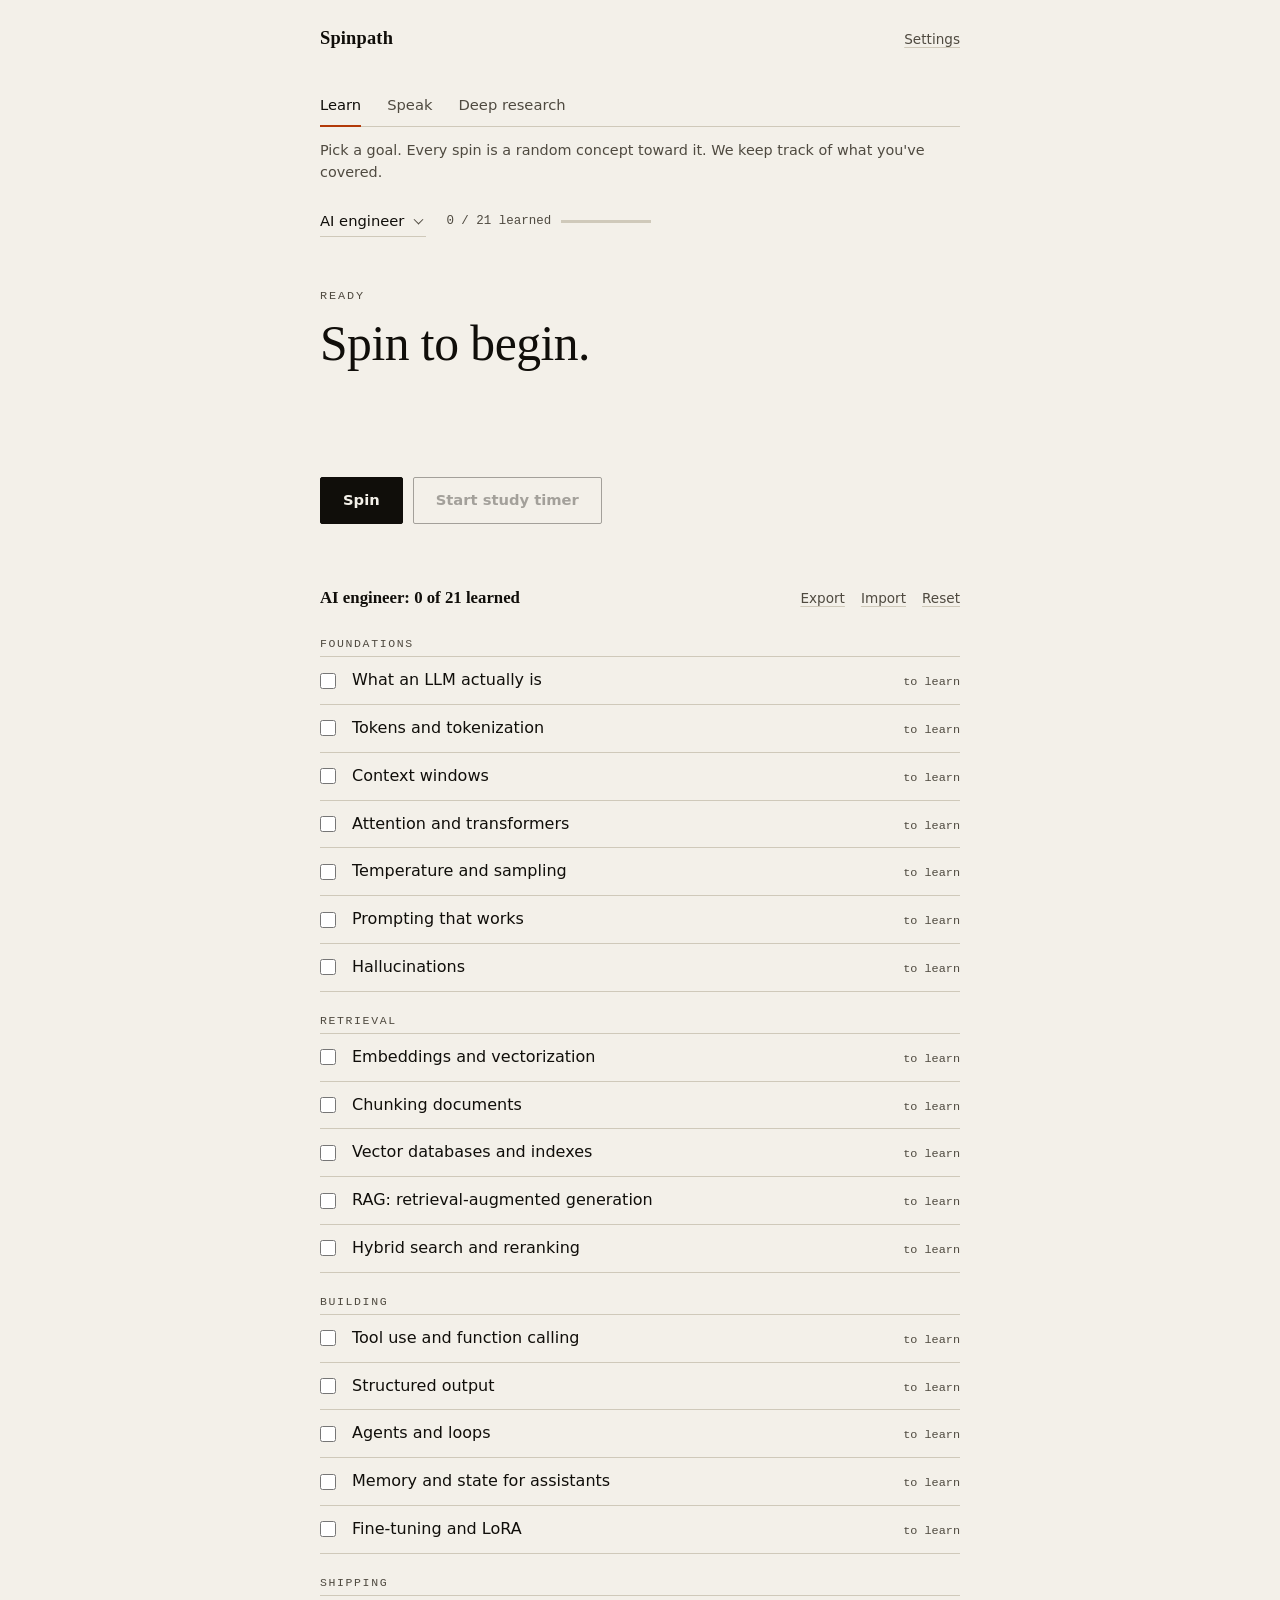
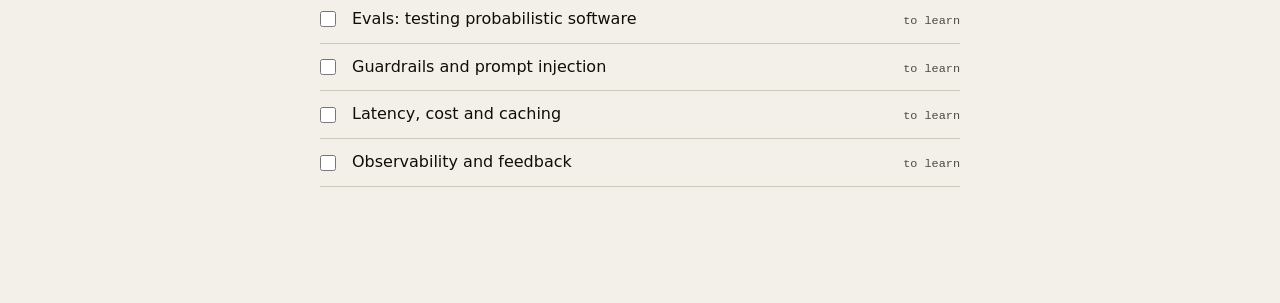
<file: index.html>
<!doctype html>
<html lang="en">
<head>
<meta charset="utf-8">
<meta name="viewport" content="width=device-width, initial-scale=1">
<meta name="color-scheme" content="light dark">
<meta name="description" content="Spin a topic that connects to what you already know, learn it in context, then explain it out loud.">
<title>Spinpath</title>
<link rel="icon" href="favicon.svg" type="image/svg+xml">
<link rel="stylesheet" href="style.css">
</head>
<body>
<div class="page" id="app">
  <header class="top">
    <h1 class="mark">Spinpath</h1>
    <button class="link" id="settingsBtn" type="button" aria-haspopup="dialog">Settings</button>
  </header>

  <nav class="tabs" role="radiogroup" aria-label="Mode" id="modes"></nav>
  <p class="blurb" id="blurb"></p>

  <div class="scope-row">
    <label class="sr" for="scope">Scope</label>
    <label class="sr" for="drill">Drill</label>
    <select id="drill" hidden></select>
    <select id="scope"></select>
    <p class="progress" id="progress" hidden><span id="progressText"></span><i class="meter"><b id="bar"></b></i></p>
  </div>

  <main class="stage" aria-live="polite">
    <p class="kicker" id="kicker">Ready</p>
    <h2 class="topic" id="topic">Spin to begin.</h2>
    <p class="hook" id="hook"></p>
    <a class="read" id="readLink" target="_blank" rel="noopener noreferrer" hidden>Open the article</a>
  </main>

  <div class="actions">
    <button class="btn solid" id="spin" type="button">Spin</button>
    <button class="btn" id="start" type="button" disabled>Start timer</button>
    <button class="btn quiet" id="learned" type="button" hidden>Mark learned</button>
  </div>

  <article class="card" id="card" hidden></article>

  <section class="map" id="mapSection" hidden>
    <div class="map-head">
      <h3 id="mapTitle">Roadmap</h3>
      <div class="map-tools">
        <button class="link" id="exportBtn" type="button">Export</button>
        <button class="link" id="importBtn" type="button">Import</button>
        <button class="link" id="resetBtn" type="button">Reset</button>
        <input type="file" id="importFile" accept="application/json" hidden>
      </div>
    </div>
    <ol class="map-list" id="mapList"></ol>
  </section>

  <footer class="foot"><span id="streak"></span></footer>
</div>

<dialog id="settings">
  <form method="dialog">
    <h2>Settings</h2>
    <label>Speech <output id="speechOut"></output> min
      <input type="range" id="speechMin" min="1" max="10" step="1"></label>
    <label>Study / research <output id="researchOut"></output> min
      <input type="range" id="researchMin" min="1" max="60" step="1"></label>
    <label class="row"><input type="checkbox" id="sound"> Sound</label>
    <button class="btn solid">Done</button>
  </form>
</dialog>

<div class="overlay" id="overlay" role="dialog" aria-modal="true" aria-label="Timer" hidden>
  <div class="overlay-inner">
    <p class="o-phase" id="oPhase"></p>
    <p class="o-topic" id="oTopic"></p>
    <ol class="arc" id="arc" aria-label="Speech arc"></ol>
    <p class="digits" id="digits" role="timer">0:00</p>
    <i class="line"><b id="line"></b></i>
    <p class="o-status" id="oStatus" aria-live="polite"></p>
    <div class="actions">
      <button class="btn solid" id="oMain" type="button"></button>
      <button class="btn quiet" id="oClose" type="button">Close</button>
    </div>
  </div>
</div>

<script src="data.js"></script>
<script src="app.js"></script>
</body>
</html>
</file>
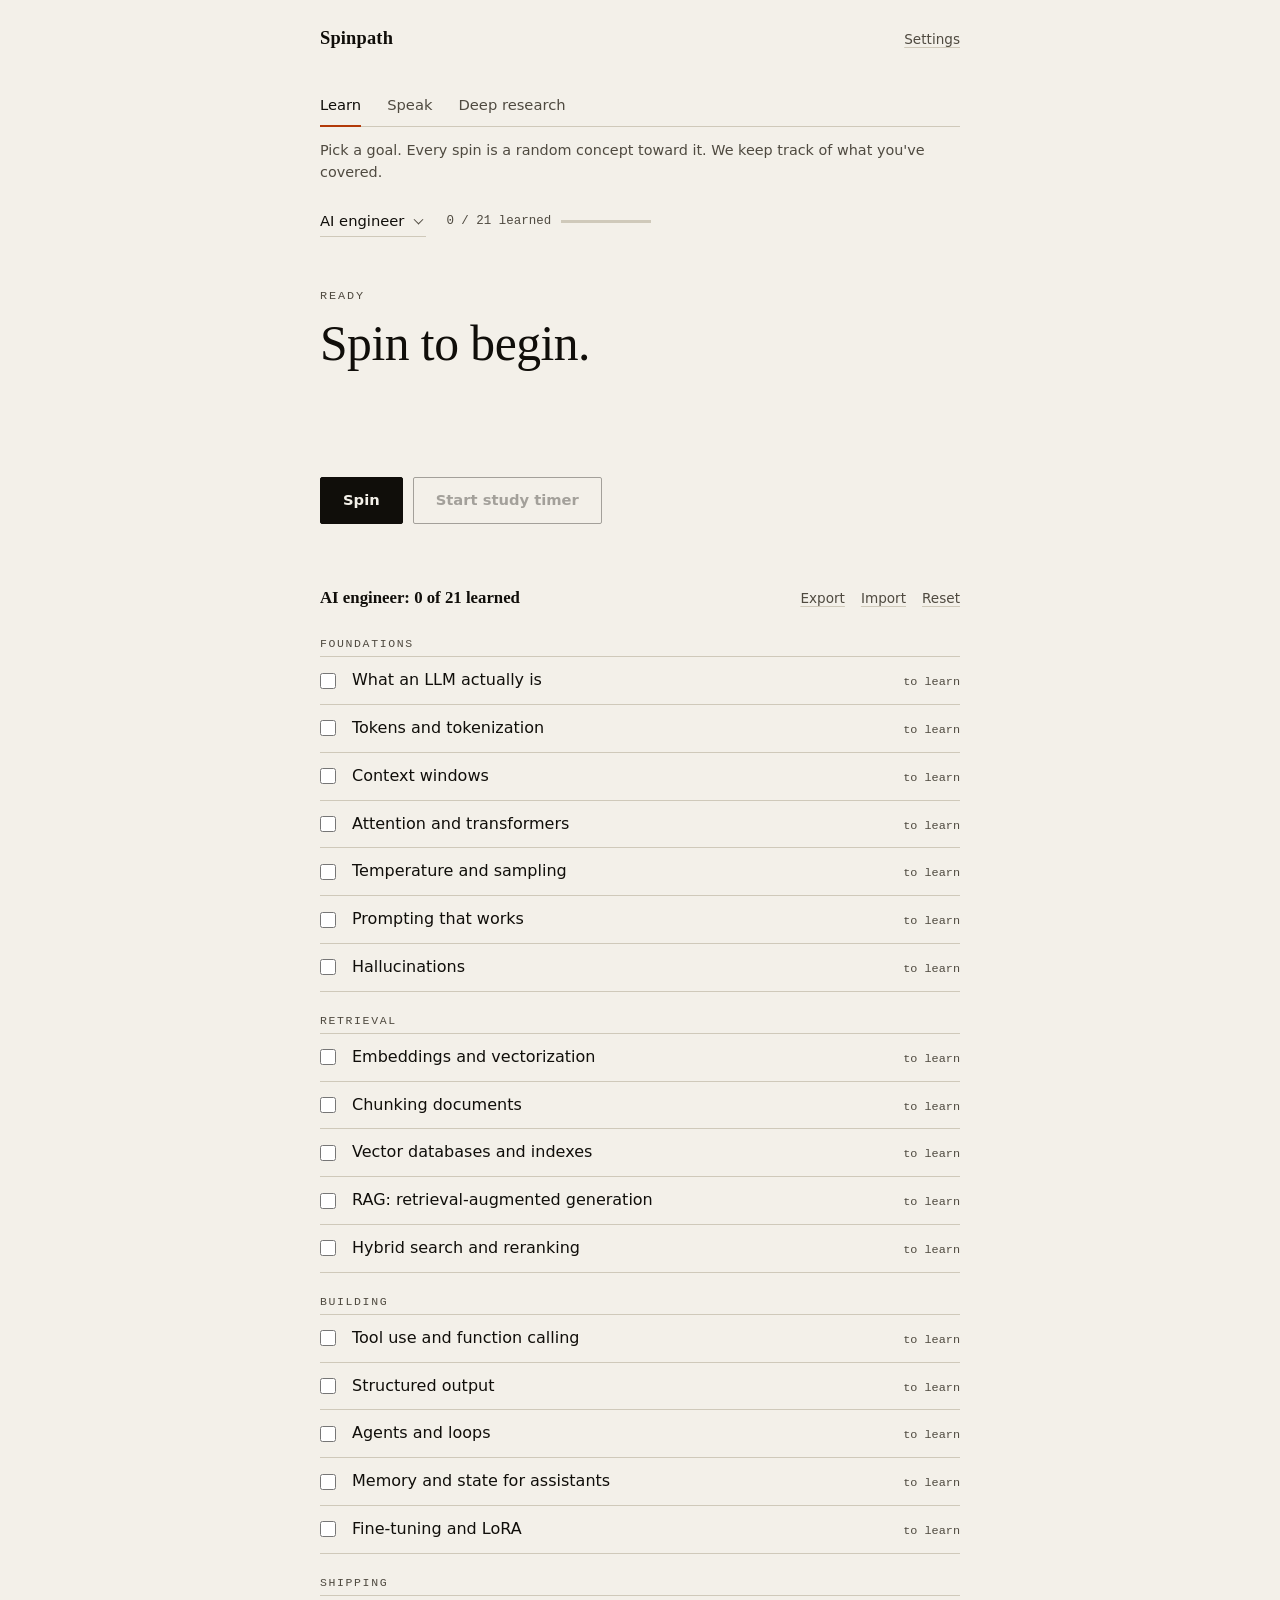
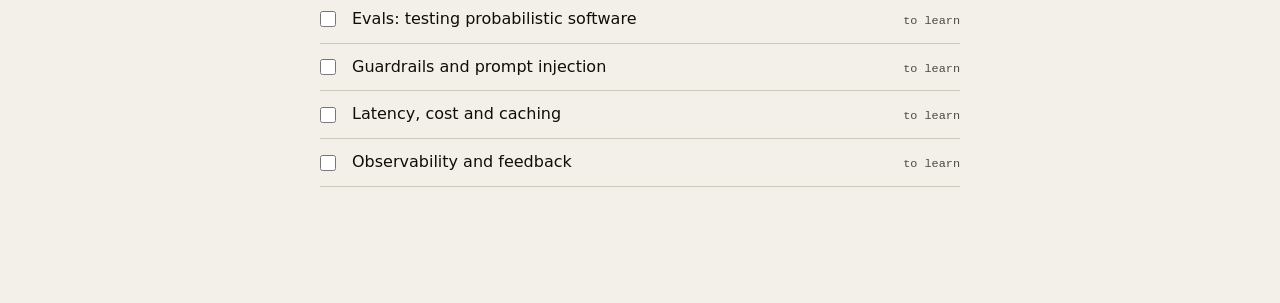
<file: spinpath.html>
<!doctype html>
<html lang="en">
<head>
<meta charset="utf-8">
<meta name="viewport" content="width=device-width, initial-scale=1">
<meta name="color-scheme" content="light dark">
<meta name="description" content="Spin a topic that connects to what you already know, learn it in context, then explain it out loud.">
<title>Spinpath</title>

<style>
:root{
  color-scheme:light dark;
  --bg:#f3f0e9; --surface:#ffffff; --ink:#100e0a; --muted:#4f4a40; --line:#cfc9ba;
  --accent:#b23a08; --ok:#2f5d41;
  --menu-bg:#ffffff; --menu-ink:#000000; --menu-hover:#e8e8e8;
  --serif:"Iowan Old Style","Palatino Linotype",Palatino,Georgia,serif;
  --sans:system-ui,-apple-system,"Segoe UI",Roboto,sans-serif;
  --mono:ui-monospace,"SF Mono",Consolas,monospace;
}
@media (prefers-color-scheme:dark){
  :root{--bg:#121110; --surface:#1f1d1a; --ink:#f7f4ec; --muted:#bdb7a9; --line:#3a3630; --accent:#ff9a70; --ok:#9fd0af; --menu-bg:#000000; --menu-ink:#ffffff; --menu-hover:#2e2e2e}
}
*{box-sizing:border-box}
[hidden]{display:none!important}
html{-webkit-text-size-adjust:100%}
body{margin:0;background:var(--bg);color:var(--ink);font:16px/1.55 var(--sans)}
.sr{position:absolute;width:1px;height:1px;overflow:hidden;clip:rect(0 0 0 0)}
.page{max-width:680px;margin:0 auto;padding:28px 20px 72px}
.top{display:flex;justify-content:space-between;align-items:baseline;margin-bottom:36px}
.mark{margin:0;font:600 1.15rem var(--serif);letter-spacing:.01em}
.link{background:none;border:0;padding:0;color:var(--muted);font:inherit;font-size:.85rem;cursor:pointer;text-decoration:underline;text-underline-offset:3px;text-decoration-color:var(--line)}
.link:hover{color:var(--ink)}

.tabs{display:flex;gap:26px;border-bottom:1px solid var(--line)}
.tab{background:none;border:0;border-bottom:2px solid transparent;margin-bottom:-1px;padding:8px 0;color:var(--muted);font:inherit;font-size:.92rem;cursor:pointer}
.tab[aria-checked=true]{color:var(--ink);border-bottom-color:var(--accent)}
.blurb{margin:12px 0 22px;color:var(--muted);font-size:.9rem}

.scope-row{display:flex;gap:20px;align-items:center;flex-wrap:wrap}
select{appearance:none;background:transparent;color:var(--ink);border:0;border-bottom:1px solid var(--line);border-radius:0;padding:4px 18px 4px 0;font:inherit;font-size:.92rem;cursor:pointer;
  background-image:linear-gradient(45deg,transparent 50%,var(--muted) 50%),linear-gradient(135deg,var(--muted) 50%,transparent 50%);
  background-position:calc(100% - 8px) 55%,calc(100% - 4px) 55%;background-size:4px 4px;background-repeat:no-repeat}
/* custom dropdown: white menu / black text in light mode, black menu / white text in dark mode */
.dd-src{display:none!important}
.dd{position:relative;display:inline-block}
.dd-btn{position:relative;background:none;border:0;border-bottom:1px solid var(--line);border-radius:0;padding:4px 22px 4px 0;color:var(--ink);font:inherit;font-size:.92rem;cursor:pointer;text-align:left}
.dd-btn::after{content:"";position:absolute;right:4px;top:50%;width:6px;height:6px;border-right:1.5px solid var(--muted);border-bottom:1.5px solid var(--muted);transform:translateY(-70%) rotate(45deg)}
.dd-btn[aria-expanded=true]{border-bottom-color:var(--accent)}
.dd-list{position:absolute;left:0;top:calc(100% + 8px);z-index:30;min-width:100%;width:max-content;max-width:min(340px,90vw);max-height:60vh;overflow:auto;margin:0;padding:6px 0;list-style:none;
  background:var(--menu-bg);color:var(--menu-ink);border:1px solid var(--menu-ink);border-radius:2px;box-shadow:0 10px 30px #0004;outline:0}
.dd-list li{padding:9px 16px;cursor:pointer;font-size:.95rem;line-height:1.35;color:var(--menu-ink)}
.dd-list li:hover,.dd-list li.act{background:var(--menu-hover)}
.dd-list li[aria-selected=true]{font-weight:700}
.dd-list li[aria-selected=true]::before{content:"\2713\00a0"}
.progress{margin:0;display:flex;align-items:center;gap:10px;font:.78rem var(--mono);color:var(--muted)}
.meter{display:block;width:90px;height:3px;background:var(--line)}
.meter b{display:block;height:100%;width:0;background:var(--ok);transition:width .4s}

.stage{padding:52px 0 30px;min-height:240px}
.kicker{margin:0 0 14px;font:.74rem var(--mono);letter-spacing:.16em;text-transform:uppercase;color:var(--muted)}
.topic{margin:0;font:500 clamp(2rem,7vw,3.1rem)/1.1 var(--serif);letter-spacing:-.01em;text-wrap:balance}
.hook{margin:16px 0 0;max-width:46ch;color:var(--muted);font:italic 1.05rem/1.5 var(--serif);min-height:1.5em}
.read{display:inline-block;margin-top:14px;color:var(--ink);font-size:.92rem;text-underline-offset:4px;text-decoration-color:var(--accent)}
.read[hidden]{display:none}
.read::after{content:" \2197"}
.stage.spinning .topic{animation:drop .12s ease-out}
.stage.spinning .kicker{color:var(--accent)}
@keyframes drop{from{transform:translateY(-.18em);opacity:.25}to{transform:none;opacity:1}}

.actions{display:flex;gap:10px;flex-wrap:wrap;align-items:center}
.btn{background:transparent;color:var(--ink);border:1px solid var(--ink);border-radius:2px;padding:11px 22px;font:inherit;font-size:.92rem;font-weight:600;cursor:pointer;transition:background .15s,color .15s}
.btn:hover:not(:disabled){background:var(--ink);color:var(--bg)}
.btn.solid{background:var(--ink);color:var(--bg)}
.btn.solid:hover{background:var(--accent);border-color:var(--accent);color:var(--bg)}
.btn.quiet{border-color:transparent;color:var(--muted);padding-inline:10px}
.btn.quiet:hover:not(:disabled){background:none;color:var(--ink)}
.btn:disabled{opacity:.35;cursor:not-allowed}
:focus-visible{outline:2px solid var(--accent);outline-offset:3px}

.card{margin-top:44px;border-top:1px solid var(--line)}
.row3{display:grid;grid-template-columns:130px 1fr;gap:6px 24px;padding:18px 0;border-bottom:1px solid var(--line)}
.row3 h4{margin:3px 0 0;font:.72rem var(--mono);letter-spacing:.14em;text-transform:uppercase;color:var(--muted);font-weight:500}
.row3 p{margin:0}
.row3 ul{margin:0;padding:0;list-style:none;display:grid;gap:10px}
.row3 li b{font-weight:600}
.row3 li span{color:var(--muted)}
.row3 ul.qs li::before{content:"\2192\00a0";color:var(--accent)}
.chips{display:flex;flex-wrap:wrap;gap:6px 14px}
.chip{background:none;border:0;border-bottom:1px solid var(--line);padding:1px 0;color:var(--ink);font:inherit;font-size:.92rem;cursor:pointer}
.chip:hover{border-bottom-color:var(--accent)}
.chip.done{color:var(--ok)}
.links a{color:var(--ink);margin-right:18px;font-size:.9rem;text-underline-offset:3px;text-decoration-color:var(--line)}
.links a:hover{text-decoration-color:var(--accent)}
@media (max-width:520px){.row3{grid-template-columns:1fr}}

.map{margin-top:64px}
.map-head{display:flex;justify-content:space-between;align-items:baseline;gap:12px;flex-wrap:wrap;margin-bottom:6px}
.map-head h3{margin:0;font:600 1.05rem var(--serif)}
.map-tools{display:flex;gap:16px}
.map-list{list-style:none;margin:0;padding:0}
.node{display:grid;grid-template-columns:20px 1fr auto;gap:12px;align-items:baseline;padding:11px 0;border-bottom:1px solid var(--line)}
.node input{accent-color:var(--ok);margin:0;width:16px;height:16px;align-self:center}
.area{padding:22px 0 6px;font:.72rem var(--mono);letter-spacing:.14em;text-transform:uppercase;color:var(--muted);border-bottom:1px solid var(--line)}
.node .t{background:none;border:0;padding:0;text-align:left;color:var(--ink);font:inherit;cursor:pointer}
.node .t:hover{color:var(--accent)}
.node .s{font:.74rem var(--mono);color:var(--muted)}
.node.done .t{color:var(--muted);text-decoration:line-through;text-decoration-color:var(--ok)}
.node.done .s{color:var(--ok)}
.node.ready .s{color:var(--accent)}
.node.locked .t{color:var(--muted)}
.foot{margin-top:40px;font:.78rem var(--mono);color:var(--muted)}

dialog{background:var(--surface);color:var(--ink);border:1px solid var(--line);border-radius:2px;padding:24px;width:min(340px,calc(100% - 32px))}
dialog::backdrop{background:#0008}
dialog form{display:grid;gap:18px}
dialog h2{margin:0;font:600 1.1rem var(--serif)}
dialog label{display:grid;gap:6px;font-size:.9rem}
dialog label.row{display:flex;align-items:center;gap:10px}
input[type=range]{accent-color:var(--accent);width:100%}
input[type=checkbox]{accent-color:var(--accent)}

.overlay{position:fixed;inset:0;z-index:10;background:var(--bg);display:grid;place-items:center;padding:20px}
.overlay[hidden]{display:none}
.overlay-inner{width:min(560px,100%);display:flex;flex-direction:column;gap:14px;align-items:flex-start}
.o-phase{margin:0;font:.74rem var(--mono);letter-spacing:.16em;text-transform:uppercase;color:var(--accent)}
.o-topic{margin:0;font:500 clamp(1.4rem,4.5vw,2rem)/1.2 var(--serif)}
.arc{list-style:none;margin:0;padding:0;display:flex;gap:18px;font:.8rem var(--mono);color:var(--muted)}
.arc li.hit{color:var(--ok)}
.digits{margin:10px 0 0;font:300 clamp(5rem,22vw,9rem)/1 var(--sans);font-variant-numeric:tabular-nums;letter-spacing:-.04em}
.line{display:block;width:100%;height:2px;background:var(--line)}
.line b{display:block;height:100%;width:0;background:var(--accent)}
.o-status{margin:0;font:italic 1.2rem var(--serif);color:var(--muted)}
.overlay.done .digits{color:var(--accent)}
@media (prefers-reduced-motion:reduce){*{animation:none!important;transition:none!important}}
</style>
</head>
<body>
<div class="page" id="app">
  <header class="top">
    <h1 class="mark">Spinpath</h1>
    <button class="link" id="settingsBtn" type="button" aria-haspopup="dialog">Settings</button>
  </header>

  <nav class="tabs" role="radiogroup" aria-label="Mode" id="modes"></nav>
  <p class="blurb" id="blurb"></p>

  <div class="scope-row">
    <label class="sr" for="scope">Scope</label>
    <label class="sr" for="drill">Drill</label>
    <select id="drill" hidden></select>
    <select id="scope"></select>
    <p class="progress" id="progress" hidden><span id="progressText"></span><i class="meter"><b id="bar"></b></i></p>
  </div>

  <main class="stage" aria-live="polite">
    <p class="kicker" id="kicker">Ready</p>
    <h2 class="topic" id="topic">Spin to begin.</h2>
    <p class="hook" id="hook"></p>
    <a class="read" id="readLink" target="_blank" rel="noopener noreferrer" hidden>Open the article</a>
  </main>

  <div class="actions">
    <button class="btn solid" id="spin" type="button">Spin</button>
    <button class="btn" id="start" type="button" disabled>Start timer</button>
    <button class="btn quiet" id="learned" type="button" hidden>Mark learned</button>
  </div>

  <article class="card" id="card" hidden></article>

  <section class="map" id="mapSection" hidden>
    <div class="map-head">
      <h3 id="mapTitle">Roadmap</h3>
      <div class="map-tools">
        <button class="link" id="exportBtn" type="button">Export</button>
        <button class="link" id="importBtn" type="button">Import</button>
        <button class="link" id="resetBtn" type="button">Reset</button>
        <input type="file" id="importFile" accept="application/json" hidden>
      </div>
    </div>
    <ol class="map-list" id="mapList"></ol>
  </section>

  <footer class="foot"><span id="streak"></span></footer>
</div>

<dialog id="settings">
  <form method="dialog">
    <h2>Settings</h2>
    <label>Speech <output id="speechOut"></output> min
      <input type="range" id="speechMin" min="1" max="10" step="1"></label>
    <label>Study / research <output id="researchOut"></output> min
      <input type="range" id="researchMin" min="1" max="60" step="1"></label>
    <label class="row"><input type="checkbox" id="sound"> Sound</label>
    <button class="btn solid">Done</button>
  </form>
</dialog>

<div class="overlay" id="overlay" role="dialog" aria-modal="true" aria-label="Timer" hidden>
  <div class="overlay-inner">
    <p class="o-phase" id="oPhase"></p>
    <p class="o-topic" id="oTopic"></p>
    <ol class="arc" id="arc" aria-label="Speech arc"></ol>
    <p class="digits" id="digits" role="timer">0:00</p>
    <i class="line"><b id="line"></b></i>
    <p class="o-status" id="oStatus" aria-live="polite"></p>
    <div class="actions">
      <button class="btn solid" id="oMain" type="button"></button>
      <button class="btn quiet" id="oClose" type="button">Close</button>
    </div>
  </div>
</div>

<script>
/* Spinpath content. All original. c(id, title, prereqs, hook, uses[[domain, how]], asks[]) */
const c = (id, title, prereqs, hook, uses, asks, area) => ({ id, title, prereqs, hook, uses, asks, area });
const A = (area) => (id, title, prereqs, hook, uses, asks) => c(id, title, prereqs, hook, uses, asks, area);

/* "prereqs" are soft: related ideas that help, never a gate. A spin can land on any unlearned concept. */
const ai1 = A("Foundations"), ai2 = A("Retrieval"), ai3 = A("Building"), ai4 = A("Shipping");

window.ROADMAPS = [
  {
    id: "ai", label: "AI engineer",
    blurb: "Everything you'd pick up on the way to building real LLM products.",
    concepts: [
      ai1("llm", "What an LLM actually is", [], "A next-token predictor trained on a huge amount of text, nothing more mystical.",
        [["Search", "Answers composed from patterns, not looked up."], ["Coding", "Autocomplete scaled up to whole functions."], ["Support", "Draft replies a human reviews."]],
        ["Why does predicting the next word produce reasoning-like behaviour?", "What can't a pure next-token model know?"]),
      ai1("token", "Tokens and tokenization", [], "Models read chunks of characters, not words, and you pay per chunk.",
        [["Cost", "API pricing is per token."], ["Languages", "Some languages cost 3x more tokens for the same meaning."], ["Bugs", "Why models miscount letters in a word."]],
        ["Why does 'strawberry' trip models up?", "How do you estimate tokens from words?"]),
      ai1("context", "Context windows", ["token"], "The model only sees what fits in the window right now. It has no other memory.",
        [["Chat apps", "Long chats get summarised or trimmed."], ["Code assistants", "Which files get loaded matters more than the prompt."], ["Legal", "Contracts that exceed the window need splitting."]],
        ["What happens when the conversation outgrows the window?", "Why isn't a bigger window always better?"]),
      ai1("attention", "Attention and transformers", ["llm"], "Every token weighs every other token to decide what matters.",
        [["Translation", "Alignment between words across languages."], ["Vision", "Patches of an image treated like tokens."], ["Biology", "Proteins as sequences."]],
        ["Explain attention with a cocktail party.", "Why did transformers beat RNNs?"]),
      ai1("sampling", "Temperature and sampling", ["llm"], "The model outputs probabilities; sampling decides how adventurous the pick is.",
        [["Creative writing", "Higher temperature for surprises."], ["Extraction", "Temperature zero for repeatable output."], ["Games", "Varied NPC dialogue."]],
        ["When do you want temperature 0?", "What does top-p change that temperature doesn't?"]),
      ai1("prompt", "Prompting that works", ["llm"], "Clear instructions, examples and constraints beat clever tricks.",
        [["Support", "Few-shot examples set tone."], ["Data", "Structured extraction with a schema."], ["Education", "Role and level set the explanation."]],
        ["What makes a prompt ambiguous?", "Zero-shot vs few-shot: when do examples help?"]),
      ai1("halluc", "Hallucinations", ["llm"], "Fluent, confident, wrong. The model has no built-in sense of truth.",
        [["Law", "Invented case citations."], ["Medicine", "Plausible but fabricated dosing."], ["News", "Made-up quotes."]],
        ["Why does grounding reduce hallucination?", "How would you detect one automatically?"]),
      ai2("embed", "Embeddings and vectorization", ["token"], "Turn text into coordinates where closeness means similarity in meaning.",
        [["Search", "Find by meaning, not keywords."], ["Recommendations", "Similar tracks and articles cluster."], ["Fraud", "Unusual transactions sit far from clusters."]],
        ["How can a computer know 'king' is near 'queen'?", "What is lost when meaning is squeezed into numbers?"]),
      ai2("chunk", "Chunking documents", ["token", "embed"], "Split text so each piece carries one idea and can be retrieved on its own.",
        [["Legal", "Clause-level chunks beat page-level."], ["Docs", "Respect headings so context isn't cut."], ["Code", "Chunk by function, not by line count."]],
        ["Fixed-size vs semantic chunking: trade-offs?", "Why add overlap between chunks?"]),
      ai2("vector", "Vector databases and indexes", ["embed"], "Fast nearest-neighbour search over millions of embeddings.",
        [["E-commerce", "Visual product search."], ["Support", "Find similar past tickets."], ["Music", "Similar-sounding songs."]],
        ["Why use approximate nearest neighbour search?", "What metadata filters do you need alongside vectors?"]),
      ai2("rag", "RAG: retrieval-augmented generation", ["chunk", "vector", "halluc"], "Look up relevant text first, then let the model answer from it.",
        [["Enterprise", "Chat over internal wiki."], ["Healthcare", "Answers grounded in guidelines."], ["Customer support", "Cite the help article used."]],
        ["When is RAG better than fine-tuning?", "What breaks when retrieval returns the wrong chunks?"]),
      ai2("rerank", "Hybrid search and reranking", ["rag"], "Combine keyword and semantic search, then re-score the top results.",
        [["Legal", "Exact terms still matter."], ["Shopping", "Part numbers need keyword match."], ["Docs", "Re-rank by actual relevance."]],
        ["Why isn't semantic search enough alone?", "What does a reranker see that embeddings don't?"]),
      ai3("fn", "Tool use and function calling", ["prompt"], "Let the model request actions; your code runs them and returns the result.",
        [["Assistants", "Book, search, calculate."], ["Data", "Text to SQL queries."], ["DevOps", "Run commands with approval."]],
        ["Why shouldn't the model run tools directly?", "How do you validate arguments the model produced?"]),
      ai3("struct", "Structured output", ["prompt"], "Force JSON that matches a schema so downstream code can rely on it.",
        [["Finance", "Pull fields out of invoices."], ["Support", "Classify tickets."], ["Apps", "Drive UI from model output."]],
        ["What do you do when the model returns invalid JSON?", "Why use a schema instead of 'return JSON'?"]),
      ai3("agent", "Agents and loops", ["fn", "context"], "A model that plans, calls tools, observes results and repeats.",
        [["Coding", "Edit, run tests, fix."], ["Research", "Search, read, synthesise."], ["Ops", "Triage alerts."]],
        ["When is an agent overkill compared with a fixed workflow?", "How do you stop a loop that never ends?"]),
      ai3("memory", "Memory and state for assistants", ["context", "vector"], "What to remember, where to store it and when to forget.",
        [["Tutoring", "Remember what the learner struggled with."], ["Sales", "Account history on demand."], ["Personal", "Preferences without leaking them."]],
        ["Short-term vs long-term memory: how would you store each?", "What should never be remembered?"]),
      ai3("finetune", "Fine-tuning and LoRA", ["llm"], "Adjust a model with your examples when prompting isn't enough.",
        [["Brand voice", "Consistent style."], ["Classification", "Small tuned model beats a big general one."], ["On-device", "Specialised small models."]],
        ["Fine-tune or prompt: how do you decide?", "Why does LoRA make tuning cheaper?"]),
      ai4("eval", "Evals: testing probabilistic software", ["prompt", "halluc"], "You can't ship what you can't measure, even when output varies.",
        [["Support", "Score answers against a golden set."], ["Search", "Relevance judgments."], ["Safety", "Red-team test suites."]],
        ["What belongs in a first eval set?", "What are the limits of using an LLM as judge?"]),
      ai4("guard", "Guardrails and prompt injection", ["fn", "halluc"], "Treat model input and output as untrusted.",
        [["Email agents", "A message that says 'forward all files'."], ["Web browsing", "Pages that talk to the model."], ["Enterprise", "Data leakage controls."]],
        ["How would an attacker hijack your assistant?", "What should the model never be allowed to do alone?"]),
      ai4("cost", "Latency, cost and caching", ["token", "context"], "Make it fast and cheap enough to be a product.",
        [["Chat", "Streaming makes waiting feel shorter."], ["Batch jobs", "Discounts for non-urgent work."], ["Scale", "Cache repeated prefixes."]],
        ["Where does the money go in your app?", "How would you route easy requests to a smaller model?"]),
      ai4("observe", "Observability and feedback", ["eval"], "Log prompts, outputs, costs and user reactions so you can improve.",
        [["Support", "Thumbs-down review queue."], ["Ops", "Trace slow calls."], ["Compliance", "Audit trails."]],
        ["What would you log to debug a bad answer?", "How do you protect user privacy in logs?"]),
    ],
  },
  {
    id: "thinking", label: "Thinking tools",
    blurb: "Mental models that pay off in every other field.",
    concepts: [
      c("first", "First principles", [], "Break a problem down to what's physically or logically true, then rebuild.",
        [["Engineering", "Rocket costs fell when parts were priced by raw materials, not by industry habit."], ["Cooking", "Knowing why dough rises lets you fix any recipe."], ["Careers", "Ask what the job is for before copying how others do it."]],
        ["Pick a thing you do 'because everyone does'. What is it actually for?", "What's the difference between a first principle and an assumption?"]),
      c("tradeoff", "Opportunity cost", ["first"], "The real price of anything is the best thing you gave up for it.",
        [["Money", "A free afternoon has a price: the freelance hour you skipped."], ["Cities", "Parking lots cost the housing that could stand there."], ["Studying", "Every hour on one topic is an hour off another."]],
        ["What did your last 'free' purchase really cost?", "How do you estimate the cost of your attention?"]),
      c("incentives", "Incentives", ["tradeoff"], "People respond to what's rewarded, not to what's announced.",
        [["Workplaces", "Reward closed tickets and you get many tiny tickets."], ["Healthcare", "Pay per procedure vs pay per outcome."], ["Apps", "Infinite scroll exists because time-on-app was the goal."]],
        ["Find an incentive that explains a behaviour that looks irrational.", "What did a rule you know accidentally reward?"]),
      c("goodhart", "Goodhart's law", ["incentives"], "When a measure becomes a target, it stops measuring.",
        [["Schools", "Teaching to the test."], ["Software", "Lines of code as productivity."], ["Social media", "Likes as proxy for value."]],
        ["Describe a metric that was gamed.", "How would you design a metric that resists gaming?"]),
      c("feedback", "Feedback loops", ["first"], "Outputs that feed back into inputs: reinforcing or balancing.",
        [["Climate", "Melting ice exposes darker water that absorbs more heat."], ["Markets", "Bubbles and crashes."], ["Habits", "Small wins make the next win easier."]],
        ["Draw a loop in your own routine.", "Why do balancing loops feel stable until a delay hits?"]),
      c("second", "Second-order effects", ["feedback", "tradeoff"], "Ask 'and then what?' at least twice.",
        [["Policy", "Rent control can shrink supply."], ["Product", "Fast shipping resets what customers expect."], ["Health", "Antibiotics saved millions, then bred resistance."]],
        ["Take a recent decision. What is its third-order effect?", "Why are we bad at seeing second-order effects?"]),
      c("baserate", "Base rates", ["first"], "Before the story about this case, ask how often it happens at all.",
        [["Medicine", "A positive test for a rare disease is often a false alarm."], ["Startups", "Most ventures fail whatever the pitch says."], ["Sport", "Rookie 'phenoms' regress."]],
        ["What is the base rate for something you're optimistic about?", "How do you stay open to being the exception?"]),
      c("inversion", "Inversion", ["first"], "To get a result, work out how to guarantee its opposite, then avoid that.",
        [["Safety", "Pre-mortems list ways a project dies."], ["Writing", "Remove everything a bored reader would skip."], ["Investing", "Avoiding big losses beats chasing big wins."]],
        ["Invert a goal you have this month.", "Where would a pre-mortem have saved you?"]),
      c("mapterr", "Map vs territory", ["baserate"], "Every model simplifies. Don't confuse it with reality.",
        [["Economics", "GDP is a map of wellbeing."], ["Navigation", "Roads that exist on the map but not on the ground."], ["AI", "Benchmarks vs real use."]],
        ["Name a model you rely on. What does it leave out?", "How do you notice when a map has stopped fitting?"]),
      c("explore", "Explore vs exploit", ["tradeoff", "baserate"], "When to keep trying new things and when to commit to the best known one.",
        [["Dating", "The 37% rule is a popular simplification."], ["Music apps", "Recommenders balance new and familiar."], ["Careers", "Early breadth, later depth."]],
        ["Are you exploring or exploiting right now?", "What does a sensible exploration budget look like?"]),
    ],
  },
  {
    id: "web", label: "Web development",
    blurb: "From a blank file to a live, secure app.",
    concepts: [
      c("browser", "What a browser really does", [], "It fetches text, turns it into a tree, paints pixels and runs your code.",
        [["Performance", "Render-blocking scripts explain slow pages."], ["Security", "The same-origin rule is the browser's main defence."], ["Games", "Canvas and WebGL are drawing APIs on the same engine."]],
        ["What happens between pressing Enter and seeing a page?", "Why do two tabs not share variables?"]),
      c("html", "HTML as structure", ["browser"], "Describe what content is; let CSS decide how it looks.",
        [["Accessibility", "Screen readers navigate by landmarks and headings."], ["SEO", "Crawlers rank by structure."], ["Email", "HTML email is HTML with the clock turned back to 2003."]],
        ["Why does a real button beat a clickable div?", "What breaks if headings are only bold text?"]),
      c("css", "CSS and layout", ["html"], "Layout is a negotiation between boxes, parents and screens.",
        [["Print", "Margins and gutters are the same ideas."], ["Brand", "Design tokens as variables."], ["Mobile", "Responsive means designing for the unknown width."]],
        ["When would you choose grid over flexbox?", "Why does padding sometimes overflow a 100% width?"]),
      c("js", "JavaScript's odd bits", ["browser"], "Functions are values, objects are bags and 'this' is a trap.",
        [["Servers", "Same language on Node and edge runtimes."], ["Automation", "Browser extensions and sheet scripts."], ["Tooling", "Build tools are JavaScript programs."]],
        ["What does a closure actually remember?", "Why is 0.1 + 0.2 not 0.3?"]),
      c("git", "Git: time travel for files", [], "A history of snapshots you can branch, compare and rewind.",
        [["Writing", "Lawyers use it for drafts."], ["Infrastructure", "Servers described as code live in repos."], ["Science", "Reproducible analyses need versioned code."]],
        ["Explain commit, branch and merge with a library analogy.", "How would you recover a deleted branch?"]),
      c("http", "HTTP: a conversation in text", ["browser"], "Method, URL, headers, body, status code. That's the whole web.",
        [["IoT", "Sensors post readings over HTTP."], ["Payments", "Webhooks are HTTP calls in reverse."], ["Debugging", "The Network tab is a microscope for any site."]],
        ["401 vs 403: who's at fault?", "Why are GET requests supposed to be safe?"]),
      c("dom", "The DOM: a page you edit while it's alive", ["html", "js"], "The document is a live tree; events let you react to people.",
        [["Testing", "Browser tests click through the DOM like a user."], ["Extensions", "Content scripts rewrite other people's pages."], ["Analytics", "Click tracking is an event listener."]],
        ["Why is event delegation cheaper?", "What does touching layout in a loop cost?"]),
      c("async", "Async: waiting without freezing", ["js", "http"], "Do slow things (network, disk) while the interface keeps moving.",
        [["Backend", "Queues and workers are async at scale."], ["Mobile", "Never block the UI thread."], ["Trading", "Order flow is an async event stream."]],
        ["Explain the event loop to a barista.", "What happens to an unhandled rejection?"]),
      c("api", "APIs: contracts between programs", ["http", "async"], "Resources as URLs, actions as verbs, data as JSON.",
        [["Healthcare", "Records exchanged through standard APIs."], ["Maps", "Every pin is a tile and a query."], ["AI", "A model is consumed as one POST endpoint."]],
        ["What makes an API pleasant?", "Offset or cursor pagination, and why?"]),
      c("state", "State: the hard part of every UI", ["dom", "async"], "Interfaces are functions of state; bugs are state you forgot.",
        [["Design systems", "Components encode a brand."], ["Mobile", "React Native reuses the same model."], ["Games", "A game loop is state plus time."]],
        ["Where should this piece of state live?", "When is a framework overkill?"]),
      c("auth", "Auth: who are you, really?", ["http", "api"], "Prove identity, then remember it safely.",
        [["Security", "Weak auth starts most breaches."], ["Enterprise", "Single sign-on ties whole companies together."], ["Consumer", "Passkeys replace passwords."]],
        ["Cookie vs token: trade-offs?", "Why hash passwords instead of encrypting them?"]),
      c("ship", "Shipping: laptop to everyone", ["git", "http"], "Test automatically, deploy often, roll back fast.",
        [["Games", "Live-ops patches weekly."], ["Banks", "Change control meets automation."], ["Startups", "Speed of learning is the edge."]],
        ["What should block a deploy?", "Blue-green vs canary, in plain words."]),
    ],
  },
  {
    id: "data", label: "Data and machine learning",
    blurb: "Think in data, then teach machines to learn from it.",
    concepts: [
      c("dist", "Distributions: the shape of typical", [], "Averages hide the shape. Look at the shape first.",
        [["Sport", "Averages hide streaks and outliers."], ["Medicine", "Reference ranges are percentiles."], ["Web", "Latency is long-tailed, so p99 matters."]],
        ["When does the mean mislead?", "What does standard deviation say in plain words?"]),
      c("sampling", "Sampling and bias", ["dist"], "Who is in your data decides what you can claim.",
        [["Polls", "Phone surveys miss people who don't answer phones."], ["Product", "Power users are not users."], ["History", "Survivorship bias: the planes that came back."]],
        ["Spot the bias in a news headline.", "How big a sample is enough?"]),
      c("bayes", "Conditional probability and Bayes", ["dist"], "Update beliefs in proportion to evidence, not feeling.",
        [["Medicine", "A positive result can still mean probably healthy."], ["Spam filters", "Words shift the odds."], ["Poker", "Pot odds are conditional probability."]],
        ["Explain the base-rate fallacy with one example.", "How should one surprising result move you?"]),
      c("sql", "SQL: asking tables questions", [], "Filter, join, group. Most business questions are three of these.",
        [["Business", "Every dashboard is a query behind glass."], ["Apps", "Most products sit on a relational DB."], ["Government", "Census data lives in tables."]],
        ["Explain inner vs left join with people and pets.", "Why do indexes help reads and hurt writes?"]),
      c("python", "Python for data", [], "A readable language with a huge data ecosystem.",
        [["Science", "Notebooks are the new lab book."], ["Finance", "Quant desks prototype in it."], ["Ops", "Glue scripts save hours."]],
        ["Why do analysts love notebooks, and what's the catch?", "Why is a numpy array faster than a list?"]),
      c("viz", "Charts that don't lie", ["dist"], "Encode numbers as position and length before colour.",
        [["Newsrooms", "Charts frame public debate."], ["Medicine", "Growth charts guide parents."], ["Climate", "Warming stripes made data feel."]],
        ["What makes a chart honest?", "When is a pie chart acceptable?"]),
      c("clean", "Cleaning: where the time goes", ["python", "sql"], "Real data is messy; the model is the easy part.",
        [["Retail", "Dedupe a customer across channels."], ["Health", "Units and missing values change outcomes."], ["Language", "Tokenisation is feature work."]],
        ["Why is most of the work 'boring'?", "What is data leakage? Give an example."]),
      c("causal", "Correlation vs causation", ["sampling", "bayes"], "Two things moving together doesn't say why.",
        [["Economics", "Natural experiments."], ["Tech", "A/B tests are small causal machines."], ["Health", "Observational vs randomised trials."]],
        ["Give a funny spurious correlation and the real story.", "How would you test a cause without an experiment?"]),
      c("regress", "Regression: a line through the world", ["clean", "dist"], "The simplest model that is still useful.",
        [["Real estate", "Price models from rooms and location."], ["Marketing", "Spend-to-sales attribution."], ["Physics", "Calibration curves."]],
        ["What doesn't R² tell you?", "When does a straight line stop working?"]),
      c("overfit", "Train, test and overfitting", ["regress"], "A model that memorises the past can't predict the future.",
        [["Finance", "Backtests that look amazing then fail."], ["Education", "Memorising answers vs understanding."], ["Medicine", "A model good in one hospital, poor in another."]],
        ["Explain overfitting to a child.", "Why keep a test set locked away?"]),
      c("classify", "Classification and the confusion matrix", ["overfit", "bayes"], "Four boxes decide whether a model is useful: hits, misses, false alarms, correct passes.",
        [["Banking", "Fraud alerts: cost of a miss vs a false alarm."], ["Security", "Intrusion detection."], ["Hiring", "Fairness across groups."]],
        ["Precision vs recall: when do you favour each?", "Why can 99% accuracy be useless?"]),
      c("embed", "Embeddings: meaning as coordinates", ["classify"], "Turn words, images or songs into points where closeness means similarity.",
        [["Search", "Find by meaning, not keywords."], ["Music", "Similar-sounding tracks cluster."], ["Biology", "Protein similarity."]],
        ["How can a computer know 'king' is near 'queen'?", "What gets lost when you compress meaning into numbers?"]),
      c("llm", "Transformers and LLMs", ["embed"], "Attention lets every token consult every other token.",
        [["Law", "Contract review."], ["Coding", "Autocomplete to agents."], ["Education", "Personal tutors."]],
        ["Explain attention with a cocktail party.", "Where do LLMs fail confidently?"]),
    ],
  },
  {
    id: "money", label: "Personal finance",
    blurb: "The money skills nobody taught you.",
    concepts: [
      c("cashflow", "Cash flow: the number that can't lie", [], "What comes in, what goes out, and what's left.",
        [["Households", "50/30/20 as a starting rule."], ["Freelancing", "Irregular income needs a buffer."], ["Startups", "Runway is cash flow with a deadline."]],
        ["Which single number would you track first?", "Fixed vs variable costs: what do you cut first?"]),
      c("compound", "Compounding", ["cashflow"], "Growth on growth. Time is the main ingredient.",
        [["Investing", "Starting early beats starting big."], ["Debt", "Credit-card APRs compound against you."], ["Biology", "Populations grow the same way."]],
        ["Use the rule of 72 on something.", "Why does starting at 22 vs 32 matter so much?"]),
      c("inflation", "Inflation: the quiet tax", ["compound"], "Cash loses purchasing power every year it sits.",
        [["Savers", "Real interest rate is nominal minus inflation."], ["Wages", "A raise below inflation is a pay cut."], ["History", "Hyperinflation episodes."]],
        ["What's your real return on savings right now?", "Who gains from inflation?"]),
      c("buffer", "Emergency fund", ["cashflow"], "Cash that turns a crisis into an inconvenience.",
        [["Jobs", "A cushion lets you leave a bad one."], ["Health", "Deductibles arrive unannounced."], ["Business", "Working capital plays the same role."]],
        ["How many months, and why?", "Where should it live?"]),
      c("debt", "Debt mechanics and credit", ["compound"], "Borrowing as tool, trap and reputation system.",
        [["Housing", "Mortgages are structured debt."], ["Business", "Leverage amplifies both ways."], ["Students", "Income-driven repayment."]],
        ["Avalanche or snowball, and why?", "What does a credit score actually measure?"]),
      c("tax", "Taxes: marginal, not total", ["cashflow"], "A higher bracket only taxes the next slice.",
        [["Employees", "Withholding and refunds."], ["Creators", "Self-employment tax surprises."], ["Property", "Capital gains timing."]],
        ["Can a raise ever reduce take-home pay?", "Deduction vs credit?"]),
      c("risk", "Risk and diversification", ["compound", "buffer"], "Don't bet your future on one outcome.",
        [["Portfolios", "Correlation matters more than count."], ["Careers", "Skills as a portfolio."], ["Insurance", "Pooling risk across many people."]],
        ["What risk would you not diversify away?", "Why does diversification feel boring?"]),
      c("index", "Index funds", ["risk"], "Own the market cheaply instead of picking winners.",
        [["Retirement", "A common core."], ["Institutions", "Endowments diversify by asset class."], ["Behaviour", "Boring beats clever."]],
        ["Why do most active funds lag the index?", "What does a 1% fee cost over 30 years?"]),
      c("retire", "Retirement accounts", ["tax", "index"], "Tax-advantaged wrappers for long-term investing.",
        [["Employers", "Matching is free money."], ["Gig work", "Solo plans fill the gap."], ["Abroad", "Systems differ by country."]],
        ["Pre-tax or after-tax: how do you choose?", "What's the 4% rule and where does it fail?"]),
      c("insure", "Insurance as risk transfer", ["buffer", "risk"], "Pay a small certain cost to avoid a large uncertain one.",
        [["Health", "Premiums vs deductibles."], ["Cars", "Liability is the key coverage."], ["Business", "Cyber and key-person cover."]],
        ["What should you insure vs self-insure?", "Why is adverse selection a problem?"]),
      c("traps", "Behavioural traps", ["index"], "Our brains mishandle money in predictable ways.",
        [["Marketing", "Anchoring, scarcity, 'free' shipping."], ["Crypto", "FOMO cycles."], ["Policy", "Auto-enrolment nudges."]],
        ["Which bias has cost you money?", "How do you build guardrails around yourself?"]),
    ],
  },
  {
    id: "security", label: "Cybersecurity",
    blurb: "Understand attacks so you can defend against them.",
    concepts: [
      c("threat", "Threat modelling", [], "Who wants what from you, and how would they get it?",
        [["Hospitals", "Availability can be life-critical."], ["Banks", "Integrity of ledgers above all."], ["Journalists", "Confidentiality protects sources."]],
        ["Threat-model your phone in one minute.", "Which of confidentiality, integrity and availability matters most for a voting system?"]),
      c("net", "Networks: how machines find each other", [], "IP, DNS, TCP and ports in plain terms.",
        [["Home", "Your router is a security boundary."], ["Cloud", "Virtual networks are software."], ["Forensics", "Packet captures tell the story."]],
        ["What happens when DNS lies?", "Why do ports exist?"]),
      c("hash", "Hashing and integrity", [], "A fingerprint for data: change a bit and it all changes.",
        [["Software", "Downloads verified by checksum."], ["Passwords", "Stored as salted hashes."], ["Blockchain", "Blocks linked by hashes."]],
        ["Hash vs encrypt: say it in two sentences.", "Why add a salt?"]),
      c("crypto", "Encryption and keys", ["hash"], "Symmetric speed, public-key trust, and why you need both.",
        [["Messaging", "End-to-end encryption."], ["Web", "TLS secures nearly every page."], ["Money", "Signatures prove who authorised a payment."]],
        ["Why not invent your own cipher?", "How do two strangers agree on a secret in public?"]),
      c("passwords", "Passwords, MFA and passkeys", ["crypto"], "Proving identity without leaking it.",
        [["Consumers", "Password managers change the game."], ["Enterprises", "Phishing-resistant MFA."], ["Devices", "Biometrics unlock locally."]],
        ["Why are passkeys phishing-resistant?", "Is SMS 2FA good enough?"]),
      c("injection", "Injection and XSS", ["net", "crypto"], "Untrusted input mistaken for instructions.",
        [["Developers", "Treat all input as hostile."], ["Bug bounties", "Real money for responsible disclosure."], ["Compliance", "OWASP maps to audits."]],
        ["Explain SQL injection with a restaurant order slip.", "XSS vs CSRF in one line."]),
      c("people", "Social engineering", ["threat"], "Hacking people because people are easier than systems.",
        [["Finance", "Business email compromise."], ["Politics", "Targeted spear-phishing."], ["Everyday", "Fake delivery texts."]],
        ["What red flags would you teach your family?", "Why does urgency work so well?"]),
      c("leastpriv", "Least privilege", ["threat", "passwords"], "Give each person and program only what it needs, for as long as it needs.",
        [["Cloud", "Overbroad roles cause leaks."], ["Apps", "Phone permission prompts."], ["Companies", "Offboarding checklists."]],
        ["Where do you have more access than you need?", "How do you make least privilege convenient?"]),
      c("patch", "Patching and vulnerability management", ["injection"], "Find, rank and fix weaknesses before attackers do.",
        [["Healthcare", "Legacy devices that can't be patched."], ["Cloud", "Misconfigurations are vulnerabilities too."], ["Governments", "Coordinated disclosure."]],
        ["How do you prioritise 10,000 findings?", "What is a zero-day, really?"]),
      c("supply", "Supply-chain security", ["patch", "leastpriv"], "Your code includes everyone else's code.",
        [["Open source", "One poisoned package reaches thousands."], ["Hardware", "Components built abroad."], ["SaaS", "Vendors as attack paths."]],
        ["How would you vet a dependency?", "What is a software bill of materials for?"]),
      c("ir", "Incident response", ["patch", "people"], "Detect, contain, eradicate, recover, learn.",
        [["Ransomware", "Backups and playbooks decide outcomes."], ["PR", "Crisis communication."], ["Law", "Breach notification duties."]],
        ["What are the first 30 minutes of a suspected breach?", "Why do blameless post-mortems work?"]),
    ],
  },
  {
    id: "product", label: "Startups and product",
    blurb: "Find a real problem, build the smallest answer, learn fast.",
    concepts: [
      c("problem", "Talking to people about their problems", [], "Ask about the past, not your idea.",
        [["Healthcare", "Shadow clinicians before building."], ["Fintech", "Interview people mid-pain."], ["Education", "Ask teachers what breaks on Monday."]],
        ["How do you ask without pitching?", "What makes a problem worth solving?"]),
      c("jtbd", "Jobs to be done", ["problem"], "People hire products to make progress in a situation.",
        [["Food", "A milkshake hired for a boring commute."], ["Software", "Why users switch tools."], ["Tools", "People buy the hole, not the drill."]],
        ["State the job for a product you use daily.", "Who is your real competitor?"]),
      c("mvp", "The smallest test", ["jtbd"], "Test the riskiest assumption with the least build.",
        [["Hardware", "Cardboard prototypes."], ["Services", "Do it by hand first."], ["Content", "Newsletter before platform."]],
        ["What would you test first?", "Where's the line between minimum and bad?"]),
      c("retention", "Retention", ["mvp"], "If people don't come back, nothing else matters.",
        [["SaaS", "Cohort curves flatten or they don't."], ["Consumer", "Habit loops."], ["Marketplaces", "Repeat transactions."]],
        ["What does a healthy retention curve look like?", "How do you separate curiosity from need?"]),
      c("pricing", "Pricing", ["jtbd"], "Price captures a slice of the value created.",
        [["Software", "Per seat, usage or flat."], ["Media", "Ads vs subscription."], ["Retail", "Anchors and tiers."]],
        ["Cost-plus vs value-based: explain.", "How would you test a price?"]),
      c("unit", "Unit economics", ["pricing", "retention"], "Does each customer make or lose money over their lifetime?",
        [["Delivery apps", "Subsidised orders and thin margins."], ["SaaS", "CAC payback."], ["Retail", "Contribution margin."]],
        ["Work out LTV and CAC for a business you know.", "When do negative unit economics make sense?"]),
      c("pmf", "Product-market fit", ["retention", "unit"], "A market pulling the product out of your hands.",
        [["SaaS", "Retention flattens."], ["Consumer", "Organic word of mouth."], ["Marketplaces", "Liquidity on both sides."]],
        ["Which signals prove it?", "How do you tell polite interest from demand?"]),
      c("distrib", "Distribution and growth loops", ["pmf"], "Every durable product has a way of being found.",
        [["Dev tools", "Open source as marketing."], ["Consumer", "Invite loops."], ["B2B", "Sales-led vs product-led."]],
        ["Describe a loop that feeds itself.", "Why do good products still fail at distribution?"]),
      c("fund", "Funding and equity", ["pmf"], "Selling pieces of the future to afford the present.",
        [["Venture", "Power-law returns shape what gets funded."], ["Bootstrapping", "Revenue as funding."], ["Employees", "Options and vesting."]],
        ["When should a founder not raise?", "What does dilution mean?"]),
    ],
  },
];

/* Speak drills */
window.DEBATES = {
  "Tech": ["AI tools make people worse at thinking", "Social media does more harm than good for teenagers", "Open-source AI models should be unrestricted", "Self-driving cars should be allowed before they're perfect", "Everyone should learn to code", "Privacy matters more than convenience"],
  "Work": ["Remote work beats the office", "A four-day week should be the default", "A portfolio matters more than a degree", "Hustle culture does more harm than good", "Performance reviews should be abolished", "Salaries should be public"],
  "Society": ["Cities should ban cars from their centres", "Voting should be compulsory", "Tipping culture should end", "Zoos do more good than harm", "Space exploration is worth the cost", "Standardised tests should be scrapped"],
  "Life": ["Breakfast is overrated", "Physical books beat e-books", "Travelling solo beats travelling with friends", "Renting beats buying a home", "Money buys happiness, up to a point", "Learning an instrument as an adult is worth it"],
};
window.DEBATE_ARC = ["Claim", "Evidence", "Rebut yourself"];

window.INTERVIEWS = {
  "Behavioural": ["Tell me about a time you disagreed with your manager.", "Describe a project that failed and what you learned.", "Tell me about a time you had to learn something fast.", "Describe a time you led without authority.", "Tell me about a result you're proud of.", "Describe a conflict with a teammate and how you resolved it.", "Tell me about a deadline you nearly missed."],
  "Tech and product": ["Explain how the internet works to a non-technical person.", "How would you improve a product you use every day?", "Walk me through how you'd debug a slow page.", "How would you decide what not to build?", "How would you handle a sudden tenfold traffic spike?", "Which technology do you think is overrated, and why?", "How would you measure the success of a new feature?"],
  "Curveball": ["Tell me about yourself in one minute.", "What would you do in your first 90 days?", "Why should we hire you over someone with more experience?", "What's your biggest weakness, honestly?", "Where do you want to be in five years, and why?", "What question should I have asked you?"],
};
window.STAR_ARC = ["Situation", "Task", "Action", "Result"];
window.ANSWER_ARC = ["Answer", "Why", "Example"];

window.AUDIENCES = ["a ten-year-old", "a sceptical CEO", "your grandmother", "an investor with two minutes", "a new teammate on day one", "a journalist who will quote you", "a friend who finds it boring", "a room of first-year students", "someone who has heard it all before"];
window.EXPLAIN_ARC = ["Plain words", "An example", "Why it matters"];

window.ARTICLE_ARC = ["What it says", "Your take", "What next"];
window.ARTICLE_TOPICS = ["Past 24 hours", "Tech", "World", "Business", "Science"];
window.ARTICLE_FALLBACK = ["A city announces it will ban cars from its centre next year", "A major company lets every employee work from anywhere", "A school replaces homework with project work", "A country passes a law on AI-generated content", "A popular app starts charging a monthly fee"];

/* Deep research: topics that reward a few minutes of reading first */
window.RESEARCH_TOPICS = {
  "Personal finance": ["Why the 4% retirement rule is debated", "How index funds changed investing", "The psychology of subscriptions", "What inflation does to savings", "How credit scores are calculated"],
  "Tech and AI": ["How large language models are trained", "What a transistor really does", "The history of the internet's protocols", "Why chips are hard to make", "How recommendation algorithms steer attention"],
  "Fitness": ["Progressive overload explained", "Why sleep drives recovery", "Zone 2 training", "The science of stretching", "How habits form around exercise"],
  "Nutrition": ["What fibre does in the gut", "Ultra-processed food debates", "Protein timing myths", "How the glycaemic index works", "Why hydration advice is messy"],
  "Productivity": ["The Pomodoro technique evidence", "Deep work vs open-plan offices", "Why to-do lists fail", "Spaced repetition", "The planning fallacy"],
  "History": ["The Silk Road's real impact", "How the printing press spread ideas", "The Green Revolution", "Causes of the 2008 financial crisis", "The fall of the Roman Republic"],
  "Literature": ["Why unreliable narrators work", "The hero's journey and its critics", "How translation shapes a novel", "Magical realism's roots", "The rise of the novel"],
  "Startups": ["Why most startups fail", "How Y Combinator changed seed funding", "Network effects explained", "The story of a famous pivot", "Unit economics of a marketplace"],
  "Entrepreneurship": ["Bootstrapping versus venture capital", "How to validate before building", "Franchising economics", "Lessons from failed brands", "The creator economy's business models"],
};
</script>
<script>
(() => {
  const $ = (id) => document.getElementById(id);
  const PFX = "spinpath:";
  const MODES = [
    { id: "roadmap", label: "Learn", blurb: "Pick a goal. Every spin is a random concept toward it. We keep track of what you've covered." },
    { id: "speak", label: "Speak", blurb: "Pick a drill and talk. No prep, a clear structure, a running clock." },
    { id: "research", label: "Deep research", blurb: "Spin a topic, research it, then speak when you're ready." },
  ];

  /* ---------- storage ---------- */
  const store = {
    get(k, d) { try { const v = localStorage.getItem(PFX + k); return v === null ? d : JSON.parse(v); } catch { return d; } },
    set(k, v) { try { localStorage.setItem(PFX + k, JSON.stringify(v)); } catch {} },
  };
  const S = {
    mode: store.get("mode", "roadmap") === "cuff" ? "speak" : store.get("mode", "roadmap"),
    drill: store.get("drill", "debate"),
    scope: store.get("scope", {}),
    learned: store.get("learned", {}),
    speech: store.get("speech", 2),
    research: store.get("research", 5),
    sound: store.get("sound", false),
    days: store.get("days", []),
    last: null,
    current: null,
  };
  const save = (k) => store.set(k, S[k]);

  /* ---------- helpers ---------- */
  const rand = (a) => a[Math.floor(Math.random() * a.length)];
  const mmss = (s) => `${Math.floor(s / 60)}:${String(s % 60).padStart(2, "0")}`;
  const el = (tag, props = {}, ...kids) => {
    const n = Object.assign(document.createElement(tag), props);
    kids.flat().forEach((k) => n.append(k));
    return n;
  };
  /* Custom dropdown over a hidden native <select>, so menu colours are fully ours
     (native popups ignore page colours in some browsers). */
  const ddSync = [];
  function makeSelect(sel) {
    const label = document.querySelector(`label[for="${sel.id}"]`);
    const wrap = el("div", { className: "dd" });
    const btn = el("button", { type: "button", className: "dd-btn" });
    const list = el("ul", { className: "dd-list", role: "listbox", tabIndex: -1 });
    btn.setAttribute("aria-haspopup", "listbox"); btn.setAttribute("aria-expanded", "false");
    if (label) btn.setAttribute("aria-label", label.textContent);
    list.hidden = true;
    sel.classList.add("dd-src");
    wrap.append(btn, list);
    sel.after(wrap);
    const sync = () => {
      const o = sel.options[sel.selectedIndex];
      btn.textContent = o ? o.textContent : "";
      wrap.hidden = sel.hidden;
    };
    const close = (focus) => { list.hidden = true; btn.setAttribute("aria-expanded", "false"); if (focus) btn.focus(); };
    const items = () => [...list.children];
    const mark = (i) => { items().forEach((li, k) => li.classList.toggle("act", k === i)); const li = items()[i]; if (li) li.scrollIntoView({ block: "nearest" }); };
    const choose = (value) => { close(true); if (sel.value !== value) { sel.value = value; sel.dispatchEvent(new Event("change")); } sync(); };
    const open = () => {
      document.querySelectorAll(".dd-list").forEach((l) => { l.hidden = true; });
      list.replaceChildren(...[...sel.options].map((o) => {
        const li = el("li", { textContent: o.textContent });
        li.setAttribute("role", "option"); li.setAttribute("aria-selected", String(o.value === sel.value)); li.dataset.value = o.value;
        li.onclick = () => choose(o.value);
        return li;
      }));
      list.hidden = false; btn.setAttribute("aria-expanded", "true");
      list.focus(); mark(sel.selectedIndex);
    };
    btn.onclick = () => (list.hidden ? open() : close(true));
    btn.onkeydown = (e) => { if (e.key === "ArrowDown" || e.key === "ArrowUp") { e.preventDefault(); open(); } };
    list.onkeydown = (e) => {
      const n = items().length; let i = items().findIndex((li) => li.classList.contains("act"));
      if (e.key === "ArrowDown") { e.preventDefault(); mark(Math.min(n - 1, i + 1)); }
      else if (e.key === "ArrowUp") { e.preventDefault(); mark(Math.max(0, i - 1)); }
      else if (e.key === "Home") { e.preventDefault(); mark(0); }
      else if (e.key === "End") { e.preventDefault(); mark(n - 1); }
      else if (e.key === "Enter" || e.key === " ") { e.preventDefault(); if (i >= 0) choose(items()[i].dataset.value); }
      else if (e.key === "Escape" || e.key === "Tab") { e.stopPropagation(); close(e.key === "Escape"); }
    };
    document.addEventListener("click", (e) => { if (!wrap.contains(e.target)) close(false); });
    ddSync.push(sync); sync();
  }
  const roadmap = () => ROADMAPS.find((r) => r.id === S.scope.roadmap) || ROADMAPS[0];
  const byId = (r, id) => r.concepts.find((c) => c.id === id);
  const learnedSet = (r) => new Set(S.learned[r.id] || []);
  const unlocks = (r, id) => r.concepts.filter((c) => c.prereqs.includes(id));

  /* ---------- connected spin ---------- */
  const remaining = (r) => { const done = learnedSet(r); return r.concepts.filter((c) => !done.has(c.id)); };
  const neighbours = (r, c) => new Set([...c.prereqs, ...unlocks(r, c.id).map((x) => x.id)]);
  function pickConcept(r) {
    const left = remaining(r);
    if (!left.length) return null;
    const last = S.last && S.last.roadmap === r.id ? byId(r, S.last.id) : null;
    const done = r.concepts.filter((c) => learnedSet(r).has(c.id));
    const near = new Set(last ? neighbours(r, last) : []);
    const knownNear = new Set(done.flatMap((c) => [...neighbours(r, c)]));
    const pool = left.filter((c) => !last || c.id !== last.id);
    // Any unlearned concept can come up. Ideas connected to the last one, or to things
    // you already know, are a bit more likely so each spin tends to build on the last.
    const w = (c) => 1 + (near.has(c.id) ? 2 : 0) + (knownNear.has(c.id) ? 1 : 0);
    const bag = (pool.length ? pool : left).flatMap((c) => Array(w(c)).fill(c));
    return rand(bag);
  }
  const DRILLS = [
    { id: "debate", label: "Debate motion", src: () => DEBATES },
    { id: "news", label: "Fresh read" },
    { id: "interview", label: "Interview seat", src: () => INTERVIEWS },
    { id: "explain", label: "Explain it to…" },
  ];
  const isReading = () => S.mode === "speak" && S.drill === "news";
  const scopeKey = () => (S.mode === "speak" ? "speak:" + S.drill : S.mode);
  const catPool = (src, key) => (key === "any" || !src[key] ? Object.keys(src) : [key]).flatMap((cat) => src[cat].map((text) => ({ cat, text })));
  const otherPool = () => catPool(RESEARCH_TOPICS, S.scope.research || "any");

  /* articles: articles.json is refreshed daily by a GitHub Action (rolling 7 days).
     If it's missing, we fall back to a live Hacker News query for the past week. */
  const DAY = 864e5;
  async function getJson(url) {
    const ctl = new AbortController(), t = setTimeout(() => ctl.abort(), 6000);
    try { const r = await fetch(url, { signal: ctl.signal }); if (!r.ok) throw 0; return await r.json(); } finally { clearTimeout(t); }
  }
  const httpUrl = (u) => { try { return /^https?:$/.test(new URL(u).protocol) ? u : null; } catch { return null; } };
  let articleCache = null;
  async function loadArticles() {
    if (articleCache) return articleCache;
    let items = [];
    try { items = (await getJson(`articles.json?h=${Math.floor(Date.now() / 36e5)}`)).items || []; } catch {}
    if (!items.length) {
      try {
        const since = Math.floor((Date.now() - 7 * DAY) / 1000);
        const j = await getJson(`https://hn.algolia.com/api/v1/search?tags=story&numericFilters=created_at_i>${since},points>120&hitsPerPage=50`);
        items = j.hits.filter((h) => h.url).map((h) => ({ title: h.title, url: h.url, source: "Hacker News", topic: "Tech", published: h.created_at_i * 1000 }));
      } catch {}
    }
    return (articleCache = items.filter((a) => a.title && httpUrl(a.url)));
  }
  const ago = (t) => { const d = Math.floor((Date.now() - t) / DAY); return d < 1 ? "today" : d === 1 ? "yesterday" : `${d} days ago`; };
  async function articlePrompt() {
    const key = S.scope["speak:news"] || "any", now = Date.now();
    const week = (await loadArticles()).filter((a) => now - a.published <= 7 * DAY);
    let pool = key === "any" ? week : key === "Past 24 hours" ? week.filter((a) => now - a.published <= DAY) : week.filter((a) => a.topic === key);
    pool = pool.filter((a) => !S.last || S.last.url !== a.url);
    if (!pool.length) pool = week; // a narrow filter came up empty: widen to the whole week
    if (!pool.length) return { text: rand(ARTICLE_FALLBACK), kicker: "Fresh read · offline prompt", tag: "No articles loaded", hook: "Couldn't load articles, so here's a prompt instead.", arc: ARTICLE_ARC, key: {} };
    const a = rand(pool);
    return { text: a.title, kicker: `Fresh read · ${a.source} · ${ago(a.published)}`, tag: a.source, hook: "Skim the article, then give your take.", link: a.url, arc: ARTICLE_ARC, key: { url: a.url } };
  }
  async function speakPrompt() {
    if (S.drill === "debate") {
      const o = rand(catPool(DEBATES, S.scope["speak:debate"] || "any")), side = Math.random() < 0.5 ? "FOR" : "AGAINST";
      return { text: o.text, kicker: `Debate · ${o.cat}`, tag: `You argue ${side}`, hook: `You argue ${side}. Use your last 30 seconds to rebut yourself.`, arc: DEBATE_ARC, key: { text: o.text } };
    }
    if (S.drill === "interview") {
      const o = rand(catPool(INTERVIEWS, S.scope["speak:interview"] || "any"));
      return { text: o.text, kicker: `Interview · ${o.cat}`, tag: o.cat, hook: o.cat === "Behavioural" ? "Answer with a real story: situation, task, action, result." : "Lead with the answer, then why, then an example.", arc: o.cat === "Behavioural" ? STAR_ARC : ANSWER_ARC, key: { text: o.text } };
    }
    if (S.drill === "news") return articlePrompt();
    const r = roadmap(), done = learnedSet(r);
    const learnedList = r.concepts.filter((c) => done.has(c.id)), c = rand(learnedList.length ? learnedList : r.concepts), aud = rand(AUDIENCES);
    return { text: c.title, kicker: `Explain it to ${aud}`, tag: aud, hook: c.hook, concept: c, arc: EXPLAIN_ARC, key: { roadmap: r.id, id: c.id } };
  }

  /* ---------- rendering ---------- */
  function renderModes() {
    const box = $("modes");
    box.replaceChildren(...MODES.map((m) => {
      const b = el("button", { type: "button", className: "tab", textContent: m.label });
      b.setAttribute("role", "radio");
      b.setAttribute("aria-checked", String(m.id === S.mode));
      b.onclick = () => { S.mode = m.id; save("mode"); S.current = null; S.last = null; renderAll(); };
      return b;
    }));
    $("blurb").textContent = MODES.find((m) => m.id === S.mode).blurb;
  }
  function renderScope() {
    const sel = $("scope"), dr = $("drill");
    sel.replaceChildren();
    dr.hidden = S.mode !== "speak";
    if (!dr.hidden) {
      dr.replaceChildren(...DRILLS.map((d) => el("option", { value: d.id, textContent: d.label })));
      dr.value = S.drill;
    }
    const goals = S.mode === "roadmap" || (S.mode === "speak" && S.drill === "explain");
    if (goals) {
      ROADMAPS.forEach((r) => sel.append(el("option", { value: r.id, textContent: r.label })));
      sel.value = roadmap().id;
    } else {
      const src = S.mode === "research" ? RESEARCH_TOPICS
        : S.drill === "debate" ? DEBATES : S.drill === "interview" ? INTERVIEWS : Object.fromEntries(ARTICLE_TOPICS.map((t) => [t, 1]));
      const news = S.mode === "speak" && S.drill === "news";
      sel.append(el("option", { value: "any", textContent: news ? "Past 7 days" : "Any category" }));
      Object.keys(src).forEach((k) => sel.append(el("option", { value: k, textContent: k })));
      sel.value = S.scope[scopeKey()] || "any";
    }
    ddSync.forEach((f) => f());
    $("progress").hidden = S.mode !== "roadmap";
    if (S.mode === "roadmap") {
      const r = roadmap(), n = learnedSet(r).size;
      $("bar").style.width = `${(n / r.concepts.length) * 100}%`;
      $("progressText").textContent = `${n} / ${r.concepts.length} learned`;
    }
  }
  const section = (label, body) => el("div", { className: "row3" }, el("h4", { textContent: label }), body);
  function renderCard() {
    const card = $("card"), cur = S.current;
    $("learned").hidden = !(cur && cur.concept);
    if (!cur || !cur.concept) { card.hidden = true; return; }
    const r = roadmap(), c = cur.concept, done = learnedSet(r);
    const chip = (id) => {
      const t = byId(r, id);
      return el("button", { type: "button", className: "chip" + (done.has(id) ? " done" : ""), textContent: (done.has(id) ? "✓ " : "") + t.title, onclick: () => showConcept(t) });
    };
    const q = encodeURIComponent(`${c.title} explained`);
    const nxt = unlocks(r, c.id);
    card.replaceChildren(
      section("Where it shows up", el("ul", {}, c.uses.map(([d, t]) => el("li", {}, el("b", { textContent: d + ". " }), el("span", { textContent: t }))))),
      section("Think about", el("ul", { className: "qs" }, c.asks.map((a) => el("li", { textContent: a })))),
      c.prereqs.length ? section("Helps to know", el("div", { className: "chips" }, c.prereqs.map(chip))) : "",
      nxt.length ? section("Leads to", el("div", { className: "chips" }, nxt.map((n) => chip(n.id)))) : "",
      section("Go deeper", el("p", { className: "links" },
        el("a", { href: `https://www.youtube.com/results?search_query=${q}`, target: "_blank", rel: "noopener", textContent: "Videos" }),
        el("a", { href: `https://en.wikipedia.org/w/index.php?search=${encodeURIComponent(c.title)}`, target: "_blank", rel: "noopener", textContent: "Wikipedia" }),
        el("a", { href: `https://www.google.com/search?q=${q}`, target: "_blank", rel: "noopener", textContent: "Search" }))),
    );
    card.hidden = false;
    $("learned").textContent = done.has(c.id) ? "Mark not learned" : "I've learned this";
  }
  function renderMap() {
    const sec = $("mapSection");
    sec.hidden = S.mode !== "roadmap";
    if (sec.hidden) return;
    const r = roadmap(), done = learnedSet(r);
    $("mapTitle").textContent = `${r.label}: ${done.size} of ${r.concepts.length} learned`;
    const rows = [];
    let area = null;
    r.concepts.forEach((c) => {
      if (c.area && c.area !== area) { area = c.area; rows.push(el("li", { className: "area", textContent: area })); }
      const isDone = done.has(c.id);
      const box = el("input", { type: "checkbox", checked: isDone, title: isDone ? "Mark not learned" : "I already know this" });
      box.setAttribute("aria-label", `${c.title}: learned`);
      box.onchange = () => toggleLearned(r, c.id);
      rows.push(el("li", { className: `node ${isDone ? "done" : ""}` },
        box,
        el("button", { type: "button", className: "t", textContent: c.title, onclick: () => showConcept(c) }),
        el("span", { className: "s", textContent: isDone ? "learned" : "to learn" })));
    });
    $("mapList").replaceChildren(...rows);
  }
  function toggleLearned(r, id) {
    const set = learnedSet(r);
    set.has(id) ? set.delete(id) : set.add(id);
    S.learned[r.id] = [...set]; save("learned");
    renderScope(); renderCard(); renderMap();
  }
  function renderStreak() {
    const days = new Set(S.days), d = new Date();
    const key = (x) => x.toISOString().slice(0, 10);
    let n = 0;
    if (!days.has(key(d))) d.setDate(d.getDate() - 1);
    while (days.has(key(d))) { n++; d.setDate(d.getDate() - 1); }
    $("streak").textContent = n ? `${n}-day streak` : "";
  }
  function updateSlot() {
    const cur = S.current;
    $("kicker").textContent = cur ? cur.kicker : "Ready";
    $("topic").textContent = cur ? cur.text : "Spin to begin.";
    $("hook").textContent = cur ? (cur.hook || (cur.concept ? cur.concept.hook : "")) : "";
    const link = $("readLink");
    link.hidden = !(cur && cur.link);
    if (!link.hidden) link.href = cur.link;
    $("start").disabled = !cur || !!cur.empty;
    $("start").textContent = S.mode === "roadmap" ? "Start study timer" : S.mode === "research" || isReading() ? "Start reading timer" : `Start ${S.speech} min timer`;
  }
  function renderAll() { renderModes(); renderScope(); renderCard(); renderMap(); renderStreak(); updateSlot(); }
  function showConcept(c) {
    const r = roadmap();
    S.current = { text: c.title, kicker: r.label, concept: c };
    S.last = { roadmap: r.id, id: c.id };
    renderCard(); updateSlot();
    $("topic").scrollIntoView({ block: "start", behavior: "smooth" });
  }

  /* ---------- audio: quiet, optional, no beeps ---------- */
  let ac;
  function ctx() { ac = ac || new (window.AudioContext || window.webkitAudioContext)(); if (ac.state === "suspended") ac.resume(); return ac; }
  function tick() { // a soft wooden click
    if (!S.sound) return;
    try {
      const a = ctx(), len = 0.03, buf = a.createBuffer(1, a.sampleRate * len, a.sampleRate), d = buf.getChannelData(0);
      for (let i = 0; i < d.length; i++) d[i] = (Math.random() * 2 - 1) * Math.pow(1 - i / d.length, 4);
      const src = a.createBufferSource(), f = a.createBiquadFilter(), g = a.createGain();
      src.buffer = buf; f.type = "bandpass"; f.frequency.value = 900; f.Q.value = 2; g.gain.value = 0.18;
      src.connect(f); f.connect(g); g.connect(a.destination); src.start();
    } catch {}
  }
  function chime(freqs = [392]) { // soft sine with slow decay
    if (!S.sound) return;
    try {
      const a = ctx();
      freqs.forEach((fr, i) => {
        const o = a.createOscillator(), g = a.createGain(), t = a.currentTime + i * 0.16;
        o.type = "sine"; o.frequency.value = fr;
        g.gain.setValueAtTime(0.0001, t); g.gain.exponentialRampToValueAtTime(0.06, t + 0.03); g.gain.exponentialRampToValueAtTime(0.0001, t + 1.1);
        o.connect(g); g.connect(a.destination); o.start(t); o.stop(t + 1.2);
      });
    } catch {}
  }

  /* ---------- spin ---------- */
  let spinning = false;
  function spin() {
    if (spinning) return;
    let result, reel;
    if (S.mode === "speak") {
      const pending = speakPrompt();
      const cat = S.drill === "debate" ? catPool(DEBATES, S.scope["speak:debate"] || "any")
        : S.drill === "interview" ? catPool(INTERVIEWS, S.scope["speak:interview"] || "any")
        : S.drill === "explain" ? roadmap().concepts.map((x) => ({ text: x.title })) : null;
      reel = cat ? cat.map((x) => x.text) : ["Finding an article…"];
      result = pending; // resolved when the reel stops
    } else if (S.mode === "roadmap") {
      const r = roadmap(), c = pickConcept(r);
      if (!c) { S.current = { text: "You've covered it all.", kicker: r.label, empty: true }; renderCard(); updateSlot(); return; }
      result = { text: c.title, kicker: r.label, concept: c, key: { roadmap: r.id, id: c.id } };
      reel = remaining(r).map((x) => x.title); // only things you haven't learned yet
    } else {
      const pool = otherPool(), o = rand(pool);
      result = { text: o.text, kicker: o.cat, key: { text: o.text } };
      reel = pool.map((x) => x.text);
    }
    spinning = true;
    const stage = $("topic").closest(".stage");
    const reduce = matchMedia("(prefers-reduced-motion: reduce)").matches;
    const steps = reduce ? 0 : reel.length === 1 ? 3 : Math.min(14, 6 + reel.length);
    $("card").hidden = true; $("hook").textContent = "";
    stage.classList.add("spinning");
    let i = 0, prev = "";
    const step = async () => {
      if (i++ < steps) {
        let t; do { t = rand(reel); } while (reel.length > 1 && t === prev); prev = t;
        $("topic").textContent = t; $("kicker").textContent = "Spinning";
        // restart the drop animation
        $("topic").style.animation = "none"; void $("topic").offsetWidth; $("topic").style.animation = "";
        tick();
        setTimeout(step, 55 + i * i * 1.6);
        return;
      }
      result = await result;
      stage.classList.remove("spinning");
      S.current = result; S.last = result.key; spinning = false;
      renderCard(); updateSlot(); chime([392]);
    };
    step();
  }

  /* ---------- timer ---------- */
  let T = null;
  const hasPrep = () => S.mode !== "speak" || isReading();
  function openTimer() {
    if (!S.current || S.current.empty) return;
    $("overlay").hidden = false;
    $("oTopic").textContent = S.current.text;
    begin(hasPrep() ? "prep" : "speech");
    $("oMain").focus();
  }
  function begin(phase) {
    clearInterval(T && T.id);
    const total = (phase === "prep" ? S.research : S.speech) * 60;
    T = { phase, total, left: total, id: setInterval(tickT, 1000) };
    paint();
  }
  function tickT() {
    if (T.left > 0) T.left--;
    if (T.left <= 0) {
      clearInterval(T.id);
      if (T.phase === "prep") T.phase = "ready"; else { T.phase = "done"; logDay(); }
      chime([392, 523]);
    }
    paint();
  }
  function paint() {
    const { phase, total, left } = T;
    const rm = S.mode === "roadmap";
    $("overlay").classList.toggle("done", phase === "done");
    $("digits").textContent = mmss(phase === "ready" ? S.speech * 60 : left);
    $("line").style.width = `${phase === "ready" ? 0 : ((total - left) / total) * 100}%`;
    $("oPhase").textContent = phase === "prep" ? (rm ? "Study" : isReading() ? "Read" : "Research") : phase === "ready" ? "Up next" : phase === "speech" ? "Speak" + (S.current.tag ? " · " + S.current.tag : "") : "Finished";
    $("oStatus").textContent = phase === "prep" ? (rm ? "Read, watch, take notes." : isReading() ? "Skim the article for the key claim." : "Read up on it.")
      : phase === "ready" ? `${S.speech} min to explain it.` : phase === "speech" ? (rm ? "Explain it as if to a friend." : "Go.") : "Time.";
    const arc = rm ? ["Define it", "Show it", "Use it"] : S.mode === "speak" ? S.current.arc : null;
    const showArc = arc && (phase === "speech" || phase === "done");
    $("arc").replaceChildren(...(showArc ? arc.map((a, i) =>
      el("li", { className: phase === "done" || (total - left) / total >= i / arc.length ? "hit" : "", textContent: a })) : []));
    const main = $("oMain");
    main.textContent = phase === "prep" ? "Ready to speak" : phase === "ready" ? "Start speaking" : phase === "speech" ? "Finish early" : "Close";
    main.onclick = () => {
      if (phase === "prep" || phase === "ready") begin("speech");
      else if (phase === "speech") { clearInterval(T.id); T.phase = "done"; logDay(); paint(); }
      else closeTimer();
    };
  }
  function closeTimer() { clearInterval(T && T.id); $("overlay").hidden = true; T = null; $("start").focus(); }
  function logDay() {
    const d = new Date().toISOString().slice(0, 10);
    if (!S.days.includes(d)) { S.days.push(d); S.days = S.days.slice(-400); save("days"); renderStreak(); }
  }

  /* ---------- wiring ---------- */
  $("spin").onclick = spin;
  $("start").onclick = openTimer;
  $("oClose").onclick = closeTimer;
  document.addEventListener("keydown", (e) => {
    if (e.key === "Escape" && !$("overlay").hidden) closeTimer();
    if (e.key === " " && e.target === document.body && $("overlay").hidden) { e.preventDefault(); spin(); }
  });
  $("scope").onchange = (e) => {
    const goals = S.mode === "roadmap" || (S.mode === "speak" && S.drill === "explain");
    S.scope[goals ? "roadmap" : scopeKey()] = e.target.value;
    save("scope"); S.current = null; S.last = null; renderAll();
  };
  $("drill").onchange = (e) => { S.drill = e.target.value; save("drill"); S.current = null; S.last = null; renderAll(); };
  $("learned").onclick = () => {
    if (!S.current || !S.current.concept) return;
    toggleLearned(roadmap(), S.current.concept.id);
  };
  $("settingsBtn").onclick = () => $("settings").showModal();
  const sync = () => {
    $("speechMin").value = S.speech; $("researchMin").value = S.research;
    $("speechOut").textContent = S.speech; $("researchOut").textContent = S.research; $("sound").checked = S.sound;
  };
  $("speechMin").oninput = (e) => { S.speech = +e.target.value; save("speech"); sync(); updateSlot(); };
  $("researchMin").oninput = (e) => { S.research = +e.target.value; save("research"); sync(); };
  $("sound").onchange = (e) => { S.sound = e.target.checked; save("sound"); if (S.sound) chime([392]); };
  $("exportBtn").onclick = () => {
    const blob = new Blob([JSON.stringify({ learned: S.learned, days: S.days }, null, 2)], { type: "application/json" });
    const a = el("a", { href: URL.createObjectURL(blob), download: "spinpath-progress.json" });
    a.click(); URL.revokeObjectURL(a.href);
  };
  $("importBtn").onclick = () => $("importFile").click();
  $("importFile").onchange = async (e) => {
    try {
      const j = JSON.parse(await e.target.files[0].text());
      if (j.learned && typeof j.learned === "object") { S.learned = j.learned; save("learned"); }
      if (Array.isArray(j.days)) { S.days = j.days; save("days"); }
      renderAll();
    } catch { alert("That file isn't valid Spinpath progress."); }
    e.target.value = "";
  };
  $("resetBtn").onclick = () => {
    if (confirm(`Reset progress for ${roadmap().label}?`)) { S.learned[roadmap().id] = []; save("learned"); S.current = null; renderAll(); }
  };

  sync();
  makeSelect($("drill"));
  makeSelect($("scope"));
  renderAll();
})();
</script>
</body>
</html>
</file>
<file: style.css>
:root{
  color-scheme:light dark;
  --bg:#f3f0e9; --surface:#ffffff; --ink:#100e0a; --muted:#4f4a40; --line:#cfc9ba;
  --accent:#b23a08; --ok:#2f5d41;
  --menu-bg:#ffffff; --menu-ink:#000000; --menu-hover:#e8e8e8;
  --serif:"Iowan Old Style","Palatino Linotype",Palatino,Georgia,serif;
  --sans:system-ui,-apple-system,"Segoe UI",Roboto,sans-serif;
  --mono:ui-monospace,"SF Mono",Consolas,monospace;
}
@media (prefers-color-scheme:dark){
  :root{--bg:#121110; --surface:#1f1d1a; --ink:#f7f4ec; --muted:#bdb7a9; --line:#3a3630; --accent:#ff9a70; --ok:#9fd0af; --menu-bg:#000000; --menu-ink:#ffffff; --menu-hover:#2e2e2e}
}
*{box-sizing:border-box}
[hidden]{display:none!important}
html{-webkit-text-size-adjust:100%}
body{margin:0;background:var(--bg);color:var(--ink);font:16px/1.55 var(--sans)}
.sr{position:absolute;width:1px;height:1px;overflow:hidden;clip:rect(0 0 0 0)}
.page{max-width:680px;margin:0 auto;padding:28px 20px 72px}
.top{display:flex;justify-content:space-between;align-items:baseline;margin-bottom:36px}
.mark{margin:0;font:600 1.15rem var(--serif);letter-spacing:.01em}
.link{background:none;border:0;padding:0;color:var(--muted);font:inherit;font-size:.85rem;cursor:pointer;text-decoration:underline;text-underline-offset:3px;text-decoration-color:var(--line)}
.link:hover{color:var(--ink)}

.tabs{display:flex;gap:26px;border-bottom:1px solid var(--line)}
.tab{background:none;border:0;border-bottom:2px solid transparent;margin-bottom:-1px;padding:8px 0;color:var(--muted);font:inherit;font-size:.92rem;cursor:pointer}
.tab[aria-checked=true]{color:var(--ink);border-bottom-color:var(--accent)}
.blurb{margin:12px 0 22px;color:var(--muted);font-size:.9rem}

.scope-row{display:flex;gap:20px;align-items:center;flex-wrap:wrap}
select{appearance:none;background:transparent;color:var(--ink);border:0;border-bottom:1px solid var(--line);border-radius:0;padding:4px 18px 4px 0;font:inherit;font-size:.92rem;cursor:pointer;
  background-image:linear-gradient(45deg,transparent 50%,var(--muted) 50%),linear-gradient(135deg,var(--muted) 50%,transparent 50%);
  background-position:calc(100% - 8px) 55%,calc(100% - 4px) 55%;background-size:4px 4px;background-repeat:no-repeat}
/* custom dropdown: white menu / black text in light mode, black menu / white text in dark mode */
.dd-src{display:none!important}
.dd{position:relative;display:inline-block}
.dd-btn{position:relative;background:none;border:0;border-bottom:1px solid var(--line);border-radius:0;padding:4px 22px 4px 0;color:var(--ink);font:inherit;font-size:.92rem;cursor:pointer;text-align:left}
.dd-btn::after{content:"";position:absolute;right:4px;top:50%;width:6px;height:6px;border-right:1.5px solid var(--muted);border-bottom:1.5px solid var(--muted);transform:translateY(-70%) rotate(45deg)}
.dd-btn[aria-expanded=true]{border-bottom-color:var(--accent)}
.dd-list{position:absolute;left:0;top:calc(100% + 8px);z-index:30;min-width:100%;width:max-content;max-width:min(340px,90vw);max-height:60vh;overflow:auto;margin:0;padding:6px 0;list-style:none;
  background:var(--menu-bg);color:var(--menu-ink);border:1px solid var(--menu-ink);border-radius:2px;box-shadow:0 10px 30px #0004;outline:0}
.dd-list li{padding:9px 16px;cursor:pointer;font-size:.95rem;line-height:1.35;color:var(--menu-ink)}
.dd-list li:hover,.dd-list li.act{background:var(--menu-hover)}
.dd-list li[aria-selected=true]{font-weight:700}
.dd-list li[aria-selected=true]::before{content:"\2713\00a0"}
.progress{margin:0;display:flex;align-items:center;gap:10px;font:.78rem var(--mono);color:var(--muted)}
.meter{display:block;width:90px;height:3px;background:var(--line)}
.meter b{display:block;height:100%;width:0;background:var(--ok);transition:width .4s}

.stage{padding:52px 0 30px;min-height:240px}
.kicker{margin:0 0 14px;font:.74rem var(--mono);letter-spacing:.16em;text-transform:uppercase;color:var(--muted)}
.topic{margin:0;font:500 clamp(2rem,7vw,3.1rem)/1.1 var(--serif);letter-spacing:-.01em;text-wrap:balance}
.hook{margin:16px 0 0;max-width:46ch;color:var(--muted);font:italic 1.05rem/1.5 var(--serif);min-height:1.5em}
.read{display:inline-block;margin-top:14px;color:var(--ink);font-size:.92rem;text-underline-offset:4px;text-decoration-color:var(--accent)}
.read[hidden]{display:none}
.read::after{content:" \2197"}
.stage.spinning .topic{animation:drop .12s ease-out}
.stage.spinning .kicker{color:var(--accent)}
@keyframes drop{from{transform:translateY(-.18em);opacity:.25}to{transform:none;opacity:1}}

.actions{display:flex;gap:10px;flex-wrap:wrap;align-items:center}
.btn{background:transparent;color:var(--ink);border:1px solid var(--ink);border-radius:2px;padding:11px 22px;font:inherit;font-size:.92rem;font-weight:600;cursor:pointer;transition:background .15s,color .15s}
.btn:hover:not(:disabled){background:var(--ink);color:var(--bg)}
.btn.solid{background:var(--ink);color:var(--bg)}
.btn.solid:hover{background:var(--accent);border-color:var(--accent);color:var(--bg)}
.btn.quiet{border-color:transparent;color:var(--muted);padding-inline:10px}
.btn.quiet:hover:not(:disabled){background:none;color:var(--ink)}
.btn:disabled{opacity:.35;cursor:not-allowed}
:focus-visible{outline:2px solid var(--accent);outline-offset:3px}

.card{margin-top:44px;border-top:1px solid var(--line)}
.row3{display:grid;grid-template-columns:130px 1fr;gap:6px 24px;padding:18px 0;border-bottom:1px solid var(--line)}
.row3 h4{margin:3px 0 0;font:.72rem var(--mono);letter-spacing:.14em;text-transform:uppercase;color:var(--muted);font-weight:500}
.row3 p{margin:0}
.row3 ul{margin:0;padding:0;list-style:none;display:grid;gap:10px}
.row3 li b{font-weight:600}
.row3 li span{color:var(--muted)}
.row3 ul.qs li::before{content:"\2192\00a0";color:var(--accent)}
.chips{display:flex;flex-wrap:wrap;gap:6px 14px}
.chip{background:none;border:0;border-bottom:1px solid var(--line);padding:1px 0;color:var(--ink);font:inherit;font-size:.92rem;cursor:pointer}
.chip:hover{border-bottom-color:var(--accent)}
.chip.done{color:var(--ok)}
.links a{color:var(--ink);margin-right:18px;font-size:.9rem;text-underline-offset:3px;text-decoration-color:var(--line)}
.links a:hover{text-decoration-color:var(--accent)}
@media (max-width:520px){.row3{grid-template-columns:1fr}}

.map{margin-top:64px}
.map-head{display:flex;justify-content:space-between;align-items:baseline;gap:12px;flex-wrap:wrap;margin-bottom:6px}
.map-head h3{margin:0;font:600 1.05rem var(--serif)}
.map-tools{display:flex;gap:16px}
.map-list{list-style:none;margin:0;padding:0}
.node{display:grid;grid-template-columns:20px 1fr auto;gap:12px;align-items:baseline;padding:11px 0;border-bottom:1px solid var(--line)}
.node input{accent-color:var(--ok);margin:0;width:16px;height:16px;align-self:center}
.area{padding:22px 0 6px;font:.72rem var(--mono);letter-spacing:.14em;text-transform:uppercase;color:var(--muted);border-bottom:1px solid var(--line)}
.node .t{background:none;border:0;padding:0;text-align:left;color:var(--ink);font:inherit;cursor:pointer}
.node .t:hover{color:var(--accent)}
.node .s{font:.74rem var(--mono);color:var(--muted)}
.node.done .t{color:var(--muted);text-decoration:line-through;text-decoration-color:var(--ok)}
.node.done .s{color:var(--ok)}
.node.ready .s{color:var(--accent)}
.node.locked .t{color:var(--muted)}
.foot{margin-top:40px;font:.78rem var(--mono);color:var(--muted)}

dialog{background:var(--surface);color:var(--ink);border:1px solid var(--line);border-radius:2px;padding:24px;width:min(340px,calc(100% - 32px))}
dialog::backdrop{background:#0008}
dialog form{display:grid;gap:18px}
dialog h2{margin:0;font:600 1.1rem var(--serif)}
dialog label{display:grid;gap:6px;font-size:.9rem}
dialog label.row{display:flex;align-items:center;gap:10px}
input[type=range]{accent-color:var(--accent);width:100%}
input[type=checkbox]{accent-color:var(--accent)}

.overlay{position:fixed;inset:0;z-index:10;background:var(--bg);display:grid;place-items:center;padding:20px}
.overlay[hidden]{display:none}
.overlay-inner{width:min(560px,100%);display:flex;flex-direction:column;gap:14px;align-items:flex-start}
.o-phase{margin:0;font:.74rem var(--mono);letter-spacing:.16em;text-transform:uppercase;color:var(--accent)}
.o-topic{margin:0;font:500 clamp(1.4rem,4.5vw,2rem)/1.2 var(--serif)}
.arc{list-style:none;margin:0;padding:0;display:flex;gap:18px;font:.8rem var(--mono);color:var(--muted)}
.arc li.hit{color:var(--ok)}
.digits{margin:10px 0 0;font:300 clamp(5rem,22vw,9rem)/1 var(--sans);font-variant-numeric:tabular-nums;letter-spacing:-.04em}
.line{display:block;width:100%;height:2px;background:var(--line)}
.line b{display:block;height:100%;width:0;background:var(--accent)}
.o-status{margin:0;font:italic 1.2rem var(--serif);color:var(--muted)}
.overlay.done .digits{color:var(--accent)}
@media (prefers-reduced-motion:reduce){*{animation:none!important;transition:none!important}}
</file>
